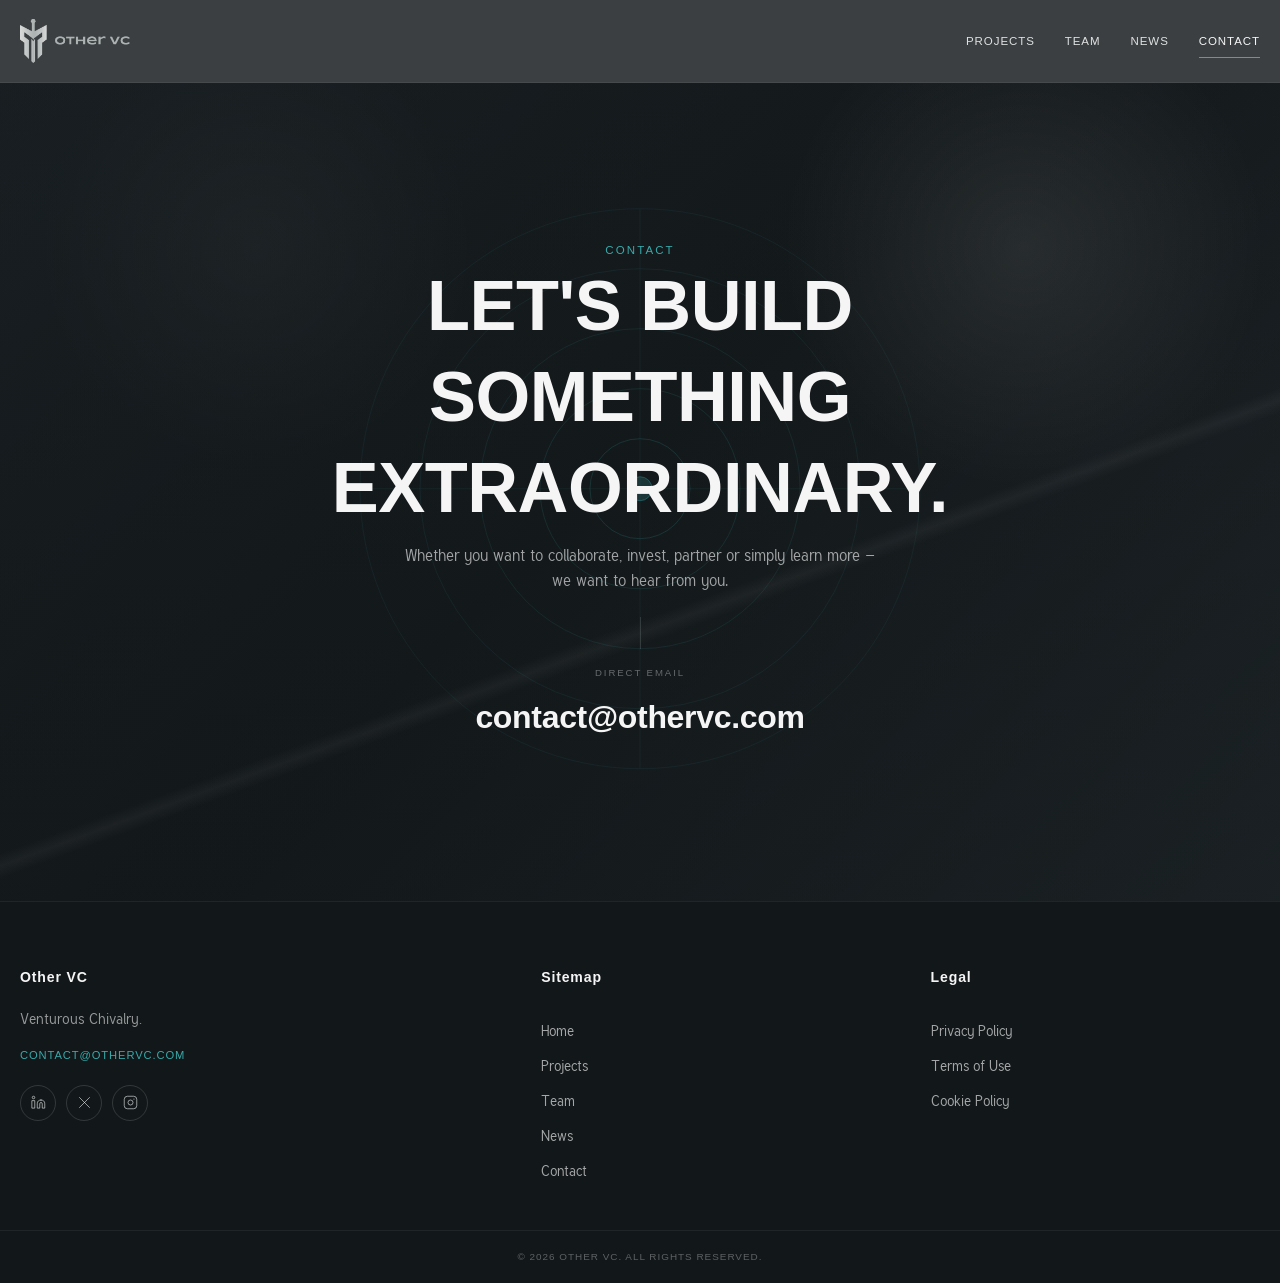
<file: contact.html>
<!DOCTYPE html>
<html lang="en">
<head>
  <meta charset="UTF-8" />
  <meta name="viewport" content="width=device-width, initial-scale=1.0" />
  <title>Other VC — Contact</title>
  <link rel="preconnect" href="https://fonts.googleapis.com">
  <link rel="preconnect" href="https://fonts.gstatic.com" crossorigin>
  <link href="https://fonts.googleapis.com/css2?family=Syncopate:wght@400;700&family=Tuffy:wght@400;700&display=swap" rel="stylesheet">
  <link rel="icon" type="image/png" href="img/logomark%20grey.png">
  <link rel="stylesheet" href="css/style.css" />
</head>
<body class="page-contact">

  <header class="site-header">
    <div class="container nav">
      <a href="index.html" class="brand" aria-label="Other VC home">
        <img src="img/horizontal logo2 light.png" alt="Other VC logo" class="brand-logo-horizontal">
      </a>
      <nav class="nav-links" id="nav-links">
        <a href="projects.html">Projects</a>
        <a href="team.html">Team</a>
        <a href="news.html">News</a>
        <a href="contact.html">Contact</a>
      </nav>
      <button class="nav-burger" id="nav-burger" aria-label="Open menu">
        <svg class="icon-open" viewBox="0 0 24 24" fill="none"><line x1="3" y1="6" x2="21" y2="6" stroke="currentColor" stroke-width="1.8" stroke-linecap="round"/><line x1="3" y1="12" x2="21" y2="12" stroke="currentColor" stroke-width="1.8" stroke-linecap="round"/><line x1="3" y1="18" x2="21" y2="18" stroke="currentColor" stroke-width="1.8" stroke-linecap="round"/></svg>
        <svg class="icon-close" viewBox="0 0 24 24" fill="none"><line x1="5" y1="5" x2="19" y2="19" stroke="currentColor" stroke-width="1.8" stroke-linecap="round"/><line x1="19" y1="5" x2="5" y2="19" stroke="currentColor" stroke-width="1.8" stroke-linecap="round"/></svg>
      </button>
    </div>
  </header>

  <main>

    <section class="contact-main-section">

      <!-- Diana / target decoration -->
      <div class="contact-diana" aria-hidden="true">
        <svg viewBox="0 0 600 600" fill="none" xmlns="http://www.w3.org/2000/svg">
          <circle cx="300" cy="300" r="280" stroke="rgba(56,170,171,0.08)" stroke-width="1"/>
          <circle cx="300" cy="300" r="220" stroke="rgba(56,170,171,0.09)" stroke-width="1"/>
          <circle cx="300" cy="300" r="160" stroke="rgba(56,170,171,0.11)" stroke-width="1"/>
          <circle cx="300" cy="300" r="100" stroke="rgba(56,170,171,0.14)" stroke-width="1"/>
          <circle cx="300" cy="300" r="50"  stroke="rgba(56,170,171,0.18)" stroke-width="1"/>
          <circle cx="300" cy="300" r="12"  fill="rgba(56,170,171,0.20)" stroke="rgba(56,170,171,0.35)" stroke-width="1"/>
          <line x1="300" y1="20"  x2="300" y2="580" stroke="rgba(56,170,171,0.07)" stroke-width="1"/>
          <line x1="20"  y1="300" x2="580" y2="300" stroke="rgba(56,170,171,0.07)" stroke-width="1"/>
        </svg>
      </div>

      <div class="container contact-main-inner">

        <p class="contact-main-kicker">Contact</p>

        <h1 class="contact-main-heading">
          <span class="cmh-white">Let's build</span><br>
          <span class="cmh-white">something</span><br>
          <span class="cmh-white cmh-upper">extraordinary.</span>
        </h1>

        <p class="contact-main-sub">
          Whether you want to collaborate, invest, partner or simply learn more —<br>
          we want to hear from you.
        </p>

        <div class="contact-main-divider"></div>

        <p class="contact-main-label">Direct email</p>
        <a href="mailto:contact@othervc.com" class="contact-main-email">contact@othervc.com</a>

      </div>
    </section>


  </main>

  <footer class="site-footer">
    <div class="container footer-top">
      <div class="footer-brand-col">
        <h3>Other VC</h3>
        <p class="footer-tagline">Venturous Chivalry.</p>
        <a href="mailto:contact@othervc.com" class="footer-email">contact@othervc.com</a>
        <div class="footer-social">
          <a href="#" aria-label="LinkedIn" class="footer-social-link">
            <svg viewBox="0 0 24 24" fill="none" xmlns="http://www.w3.org/2000/svg"><path d="M16 8a6 6 0 0 1 6 6v7h-4v-7a2 2 0 0 0-2-2 2 2 0 0 0-2 2v7h-4v-7a6 6 0 0 1 6-6z" stroke="currentColor" stroke-width="1.5" stroke-linecap="round" stroke-linejoin="round"/><rect x="2" y="9" width="4" height="12" stroke="currentColor" stroke-width="1.5" stroke-linecap="round" stroke-linejoin="round"/><circle cx="4" cy="4" r="2" stroke="currentColor" stroke-width="1.5"/></svg>
          </a>
          <a href="#" aria-label="X / Twitter" class="footer-social-link">
            <svg viewBox="0 0 24 24" fill="none" xmlns="http://www.w3.org/2000/svg"><path d="M4 4l16 16M4 20L20 4" stroke="currentColor" stroke-width="1.5" stroke-linecap="round"/></svg>
          </a>
          <a href="#" aria-label="Instagram" class="footer-social-link">
            <svg viewBox="0 0 24 24" fill="none" xmlns="http://www.w3.org/2000/svg"><rect x="2" y="2" width="20" height="20" rx="5" stroke="currentColor" stroke-width="1.5"/><circle cx="12" cy="12" r="4" stroke="currentColor" stroke-width="1.5"/><circle cx="17.5" cy="6.5" r="1" fill="currentColor"/></svg>
          </a>
        </div>
      </div>
      <div class="footer-links-col">
        <h4>Sitemap</h4>
        <a href="index.html">Home</a>
        <a href="projects.html">Projects</a>
        <a href="team.html">Team</a>
        <a href="news.html">News</a>
        <a href="contact.html">Contact</a>
      </div>
      <div class="footer-links-col">
        <h4>Legal</h4>
        <a href="privacy-policy.html">Privacy Policy</a>
        <a href="terms-of-use.html">Terms of Use</a>
        <a href="cookie-policy.html">Cookie Policy</a>
      </div>
    </div>
    <div class="footer-bottom">
      <div class="container footer-bottom-inner">
        <p>&copy; 2026 Other VC. All rights reserved.</p>
      </div>
    </div>
  </footer>

  <script src="js/script.js"></script>
</body>
</html>
</file>
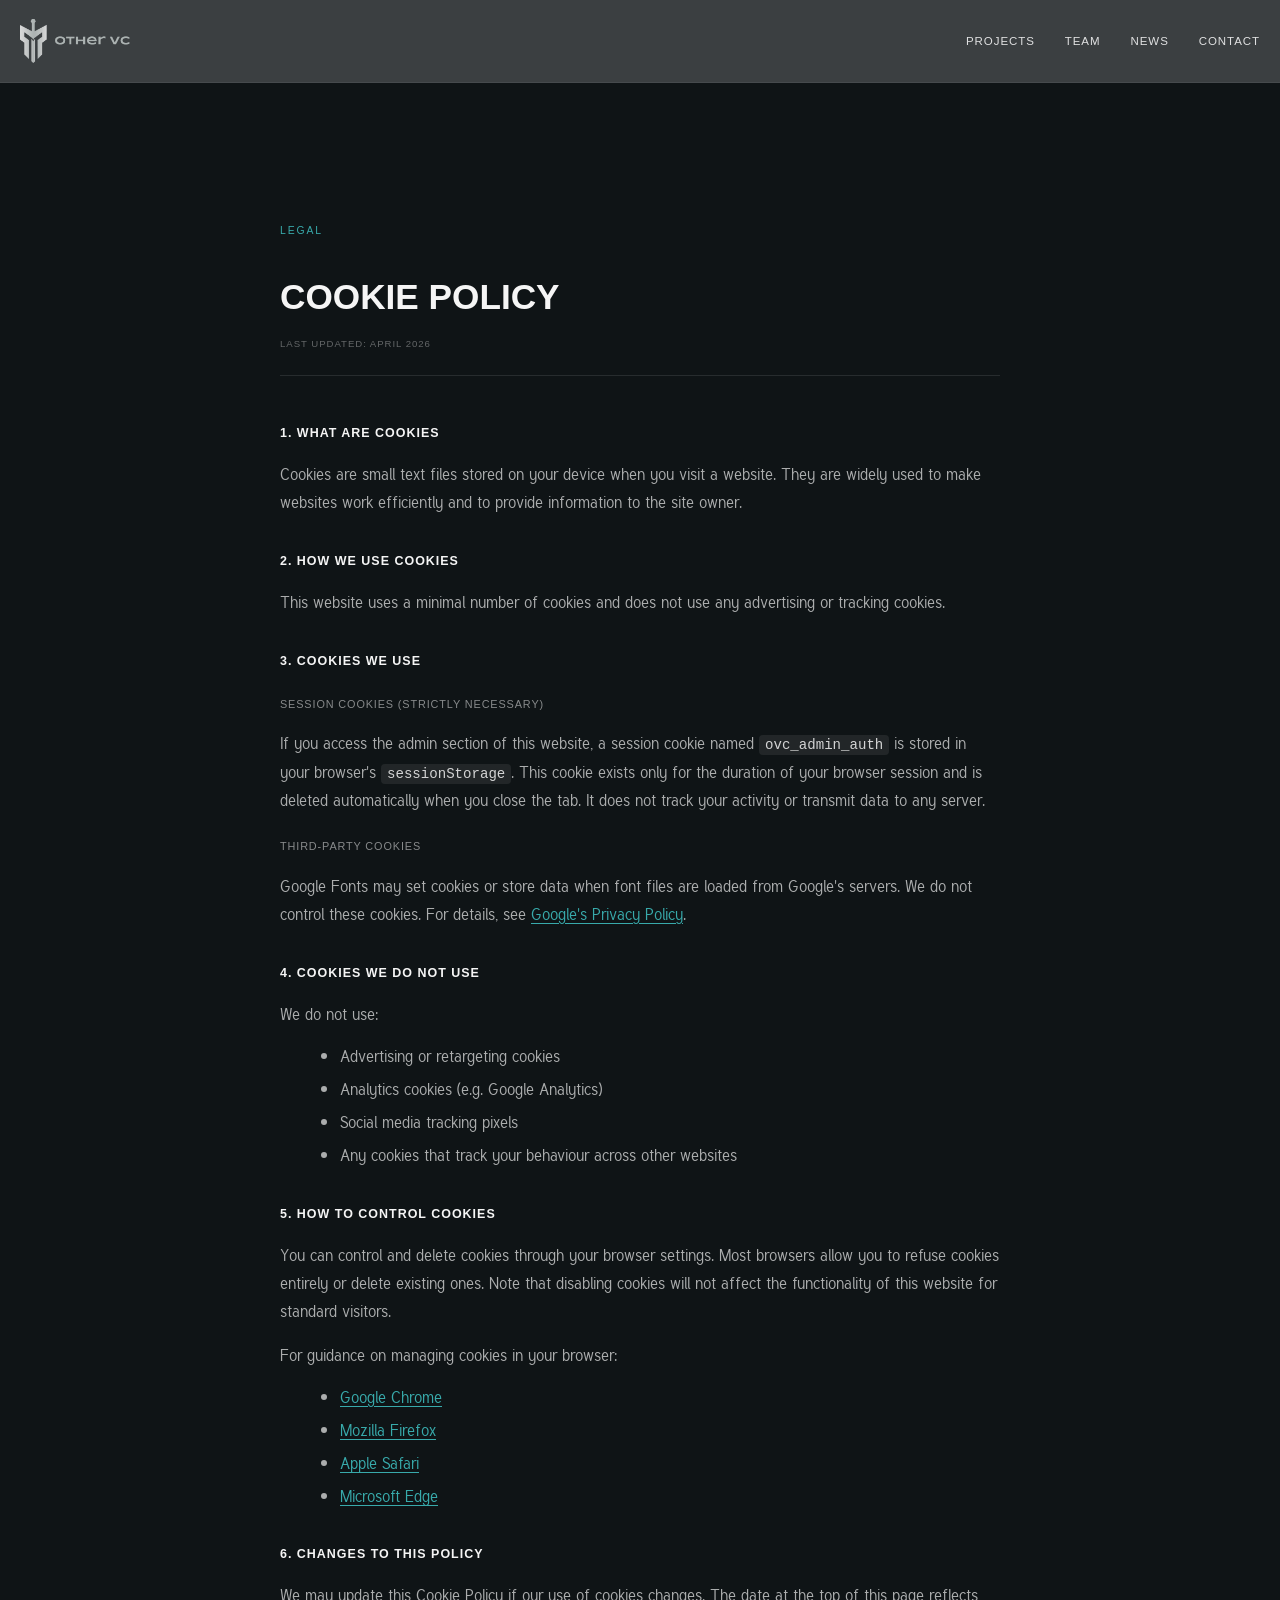
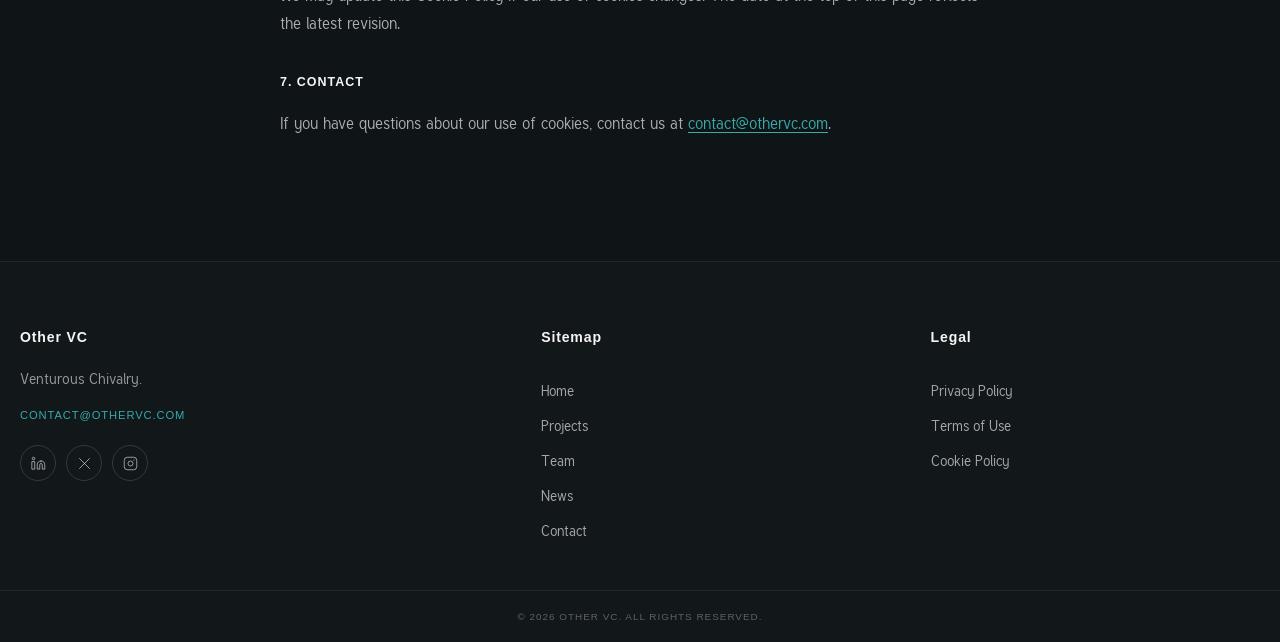
<file: cookie-policy.html>
<!DOCTYPE html>
<html lang="en">
<head>
  <meta charset="UTF-8" />
  <meta name="viewport" content="width=device-width, initial-scale=1.0" />
  <title>Other VC — Cookie Policy</title>
  <link rel="preconnect" href="https://fonts.googleapis.com">
  <link rel="preconnect" href="https://fonts.gstatic.com" crossorigin>
  <link href="https://fonts.googleapis.com/css2?family=Syncopate:wght@400;700&family=Tuffy:wght@400;700&display=swap" rel="stylesheet">
  <link rel="icon" type="image/png" href="img/logomark%20grey.png">
  <link rel="stylesheet" href="css/style.css" />
</head>
<body class="page-legal">

  <header class="site-header">
    <div class="container nav">
      <a href="index.html" class="brand" aria-label="Other VC home">
        <img src="img/horizontal logo2 light.png" alt="Other VC logo" class="brand-logo-horizontal">
      </a>
      <nav class="nav-links" id="nav-links">
        <a href="projects.html">Projects</a>
        <a href="team.html">Team</a>
        <a href="news.html">News</a>
        <a href="contact.html">Contact</a>
      </nav>
      <button class="nav-burger" id="nav-burger" aria-label="Open menu">
        <svg class="icon-open" viewBox="0 0 24 24" fill="none"><line x1="3" y1="6" x2="21" y2="6" stroke="currentColor" stroke-width="1.8" stroke-linecap="round"/><line x1="3" y1="12" x2="21" y2="12" stroke="currentColor" stroke-width="1.8" stroke-linecap="round"/><line x1="3" y1="18" x2="21" y2="18" stroke="currentColor" stroke-width="1.8" stroke-linecap="round"/></svg>
        <svg class="icon-close" viewBox="0 0 24 24" fill="none"><line x1="5" y1="5" x2="19" y2="19" stroke="currentColor" stroke-width="1.8" stroke-linecap="round"/><line x1="19" y1="5" x2="5" y2="19" stroke="currentColor" stroke-width="1.8" stroke-linecap="round"/></svg>
      </button>
    </div>
  </header>

  <main>
    <section class="section section-light">
      <div class="container legal-wrap">
        <p class="legal-kicker">Legal</p>
        <h1 class="legal-title">Cookie Policy</h1>
        <p class="legal-updated">Last updated: April 2026</p>

        <div class="legal-body">

          <h2>1. What are cookies</h2>
          <p>Cookies are small text files stored on your device when you visit a website. They are widely used to make websites work efficiently and to provide information to the site owner.</p>

          <h2>2. How we use cookies</h2>
          <p>This website uses a minimal number of cookies and does not use any advertising or tracking cookies.</p>

          <h2>3. Cookies we use</h2>

          <h3>Session cookies (strictly necessary)</h3>
          <p>If you access the admin section of this website, a session cookie named <code>ovc_admin_auth</code> is stored in your browser's <code>sessionStorage</code>. This cookie exists only for the duration of your browser session and is deleted automatically when you close the tab. It does not track your activity or transmit data to any server.</p>

          <h3>Third-party cookies</h3>
          <p>Google Fonts may set cookies or store data when font files are loaded from Google's servers. We do not control these cookies. For details, see <a href="https://policies.google.com/privacy" target="_blank" rel="noopener noreferrer">Google's Privacy Policy</a>.</p>

          <h2>4. Cookies we do not use</h2>
          <p>We do not use:</p>
          <ul>
            <li>Advertising or retargeting cookies</li>
            <li>Analytics cookies (e.g. Google Analytics)</li>
            <li>Social media tracking pixels</li>
            <li>Any cookies that track your behaviour across other websites</li>
          </ul>

          <h2>5. How to control cookies</h2>
          <p>You can control and delete cookies through your browser settings. Most browsers allow you to refuse cookies entirely or delete existing ones. Note that disabling cookies will not affect the functionality of this website for standard visitors.</p>
          <p>For guidance on managing cookies in your browser:</p>
          <ul>
            <li><a href="https://support.google.com/chrome/answer/95647" target="_blank" rel="noopener noreferrer">Google Chrome</a></li>
            <li><a href="https://support.mozilla.org/en-US/kb/clear-cookies-and-site-data-firefox" target="_blank" rel="noopener noreferrer">Mozilla Firefox</a></li>
            <li><a href="https://support.apple.com/en-gb/guide/safari/sfri11471/mac" target="_blank" rel="noopener noreferrer">Apple Safari</a></li>
            <li><a href="https://support.microsoft.com/en-us/microsoft-edge/delete-cookies-in-microsoft-edge-63947406-40ac-c3b8-57b9-2a946a29ae09" target="_blank" rel="noopener noreferrer">Microsoft Edge</a></li>
          </ul>

          <h2>6. Changes to this policy</h2>
          <p>We may update this Cookie Policy if our use of cookies changes. The date at the top of this page reflects the latest revision.</p>

          <h2>7. Contact</h2>
          <p>If you have questions about our use of cookies, contact us at <a href="mailto:contact@othervc.com">contact@othervc.com</a>.</p>

        </div>
      </div>
    </section>
  </main>

  <footer class="site-footer">
    <div class="container footer-top">
      <div class="footer-brand-col">
        <h3>Other VC</h3>
        <p class="footer-tagline">Venturous Chivalry.</p>
        <a href="mailto:contact@othervc.com" class="footer-email">contact@othervc.com</a>
        <div class="footer-social">
          <a href="#" aria-label="LinkedIn" class="footer-social-link">
            <svg viewBox="0 0 24 24" fill="none"><path d="M16 8a6 6 0 0 1 6 6v7h-4v-7a2 2 0 0 0-2-2 2 2 0 0 0-2 2v7h-4v-7a6 6 0 0 1 6-6z" stroke="currentColor" stroke-width="1.5" stroke-linecap="round" stroke-linejoin="round"/><rect x="2" y="9" width="4" height="12" stroke="currentColor" stroke-width="1.5" stroke-linecap="round" stroke-linejoin="round"/><circle cx="4" cy="4" r="2" stroke="currentColor" stroke-width="1.5"/></svg>
          </a>
          <a href="#" aria-label="X / Twitter" class="footer-social-link">
            <svg viewBox="0 0 24 24" fill="none"><path d="M4 4l16 16M4 20L20 4" stroke="currentColor" stroke-width="1.5" stroke-linecap="round"/></svg>
          </a>
          <a href="#" aria-label="Instagram" class="footer-social-link">
            <svg viewBox="0 0 24 24" fill="none"><rect x="2" y="2" width="20" height="20" rx="5" stroke="currentColor" stroke-width="1.5"/><circle cx="12" cy="12" r="4" stroke="currentColor" stroke-width="1.5"/><circle cx="17.5" cy="6.5" r="1" fill="currentColor"/></svg>
          </a>
        </div>
      </div>
      <div class="footer-links-col">
        <h4>Sitemap</h4>
        <a href="index.html">Home</a>
        <a href="projects.html">Projects</a>
        <a href="team.html">Team</a>
        <a href="news.html">News</a>
        <a href="contact.html">Contact</a>
      </div>
      <div class="footer-links-col">
        <h4>Legal</h4>
        <a href="privacy-policy.html">Privacy Policy</a>
        <a href="terms-of-use.html">Terms of Use</a>
        <a href="cookie-policy.html">Cookie Policy</a>
      </div>
    </div>
    <div class="footer-bottom">
      <div class="container footer-bottom-inner">
        <p>&copy; 2026 Other VC. All rights reserved.</p>
      </div>
    </div>
  </footer>

  <script src="js/script.js"></script>
</body>
</html>
</file>
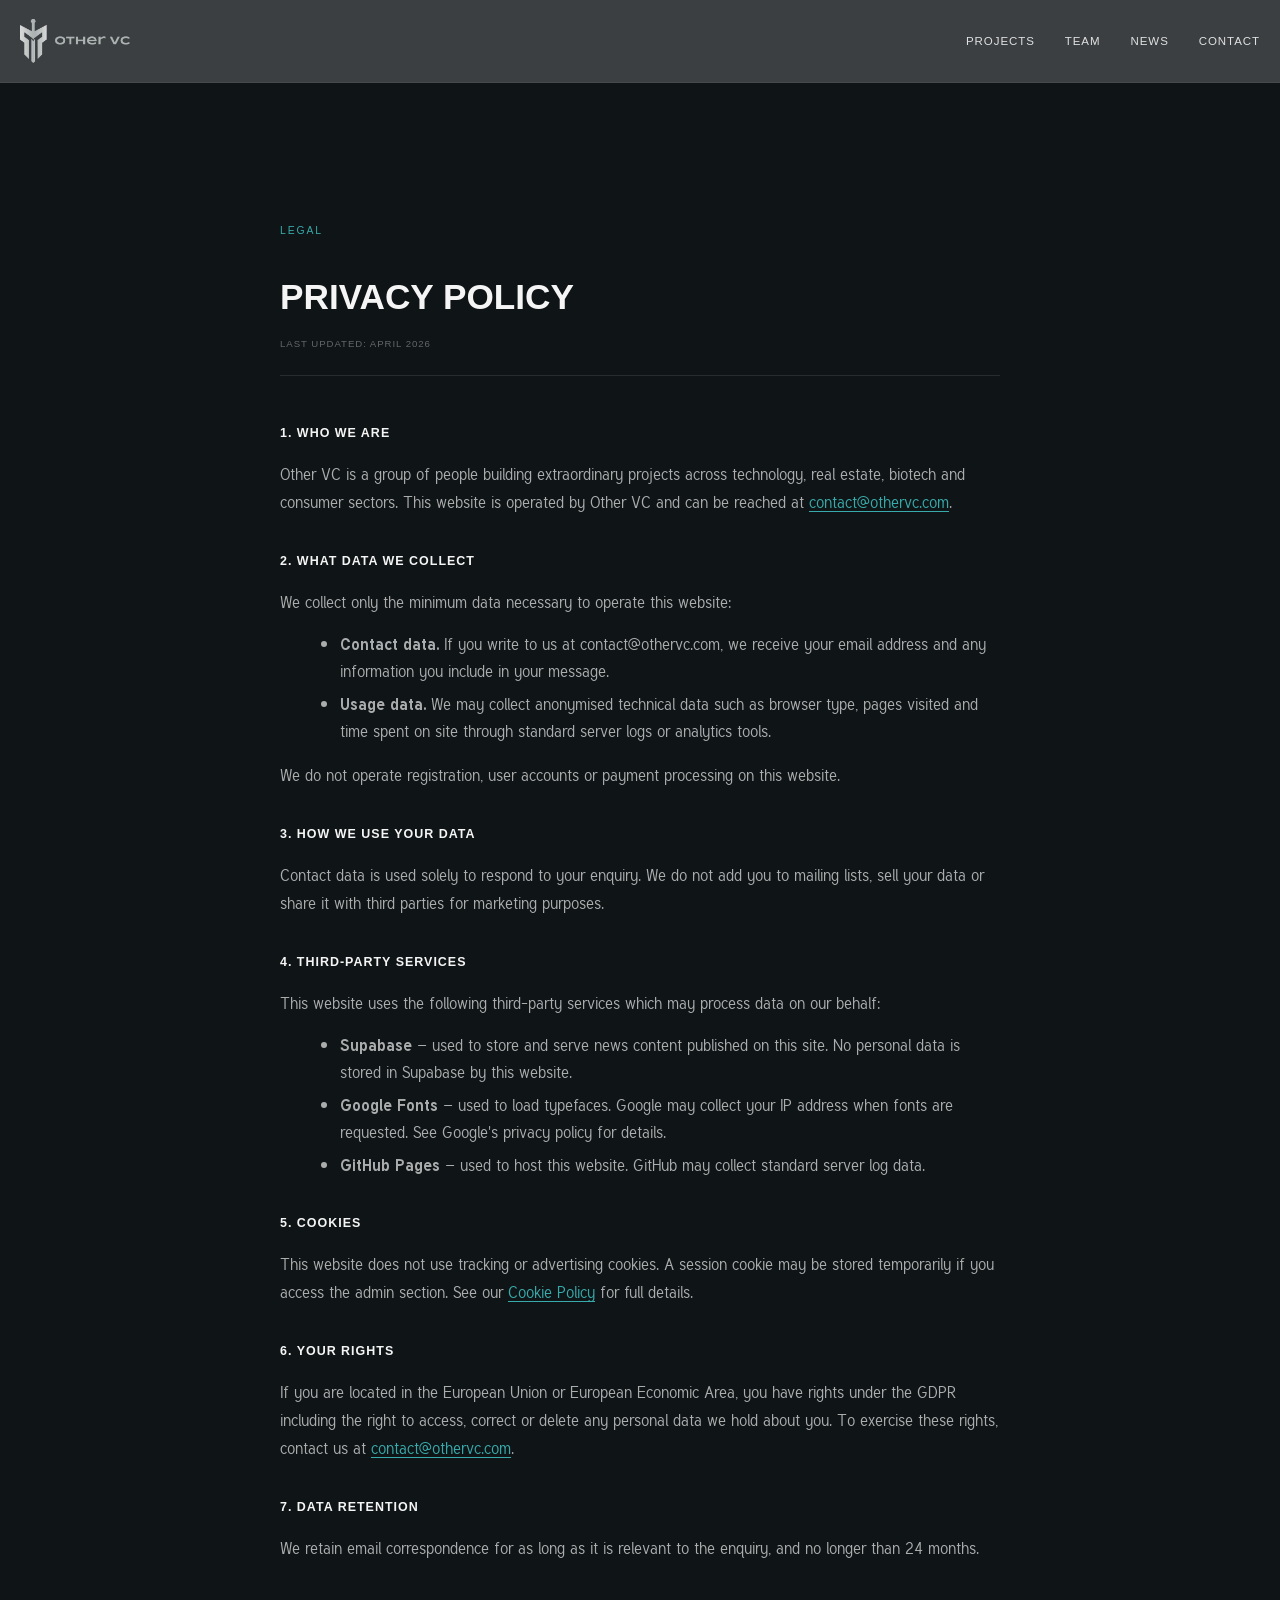
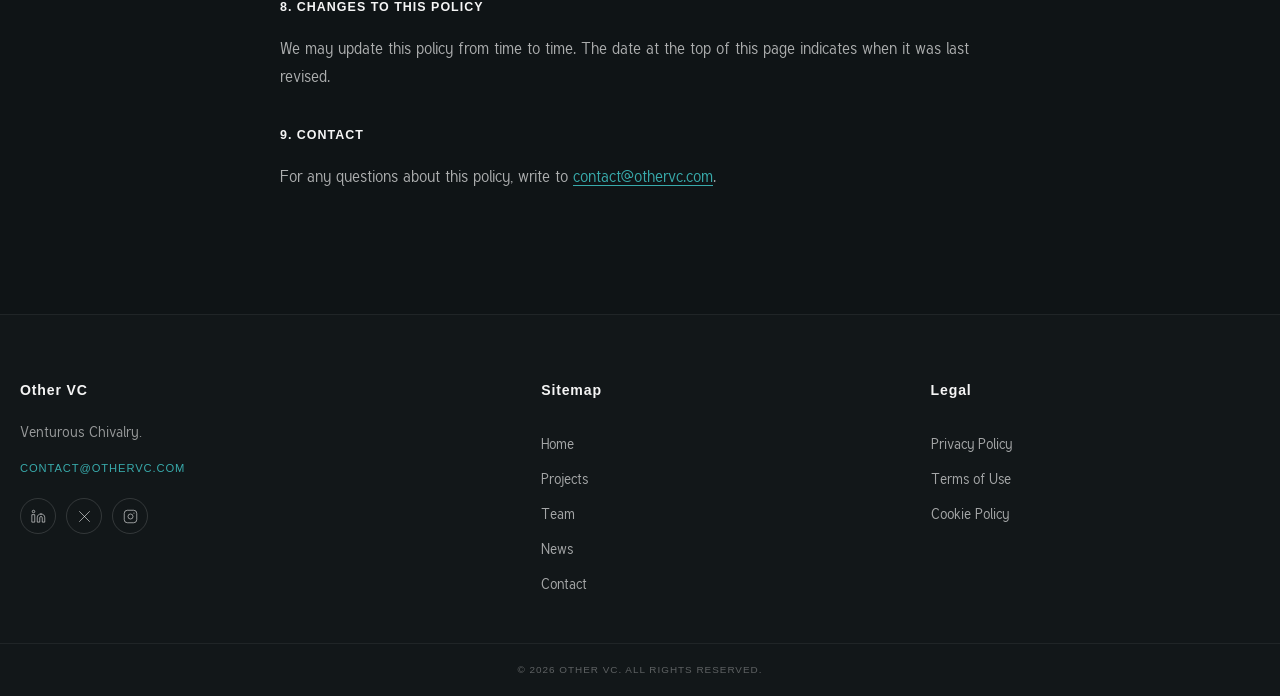
<file: privacy-policy.html>
<!DOCTYPE html>
<html lang="en">
<head>
  <meta charset="UTF-8" />
  <meta name="viewport" content="width=device-width, initial-scale=1.0" />
  <title>Other VC — Privacy Policy</title>
  <link rel="preconnect" href="https://fonts.googleapis.com">
  <link rel="preconnect" href="https://fonts.gstatic.com" crossorigin>
  <link href="https://fonts.googleapis.com/css2?family=Syncopate:wght@400;700&family=Tuffy:wght@400;700&display=swap" rel="stylesheet">
  <link rel="icon" type="image/png" href="img/logomark%20grey.png">
  <link rel="stylesheet" href="css/style.css" />
</head>
<body class="page-legal">

  <header class="site-header">
    <div class="container nav">
      <a href="index.html" class="brand" aria-label="Other VC home">
        <img src="img/horizontal logo2 light.png" alt="Other VC logo" class="brand-logo-horizontal">
      </a>
      <nav class="nav-links" id="nav-links">
        <a href="projects.html">Projects</a>
        <a href="team.html">Team</a>
        <a href="news.html">News</a>
        <a href="contact.html">Contact</a>
      </nav>
      <button class="nav-burger" id="nav-burger" aria-label="Open menu">
        <svg class="icon-open" viewBox="0 0 24 24" fill="none"><line x1="3" y1="6" x2="21" y2="6" stroke="currentColor" stroke-width="1.8" stroke-linecap="round"/><line x1="3" y1="12" x2="21" y2="12" stroke="currentColor" stroke-width="1.8" stroke-linecap="round"/><line x1="3" y1="18" x2="21" y2="18" stroke="currentColor" stroke-width="1.8" stroke-linecap="round"/></svg>
        <svg class="icon-close" viewBox="0 0 24 24" fill="none"><line x1="5" y1="5" x2="19" y2="19" stroke="currentColor" stroke-width="1.8" stroke-linecap="round"/><line x1="19" y1="5" x2="5" y2="19" stroke="currentColor" stroke-width="1.8" stroke-linecap="round"/></svg>
      </button>
    </div>
  </header>

  <main>
    <section class="section section-light">
      <div class="container legal-wrap">
        <p class="legal-kicker">Legal</p>
        <h1 class="legal-title">Privacy Policy</h1>
        <p class="legal-updated">Last updated: April 2026</p>

        <div class="legal-body">

          <h2>1. Who we are</h2>
          <p>Other VC is a group of people building extraordinary projects across technology, real estate, biotech and consumer sectors. This website is operated by Other VC and can be reached at <a href="mailto:contact@othervc.com">contact@othervc.com</a>.</p>

          <h2>2. What data we collect</h2>
          <p>We collect only the minimum data necessary to operate this website:</p>
          <ul>
            <li><strong>Contact data.</strong> If you write to us at contact@othervc.com, we receive your email address and any information you include in your message.</li>
            <li><strong>Usage data.</strong> We may collect anonymised technical data such as browser type, pages visited and time spent on site through standard server logs or analytics tools.</li>
          </ul>
          <p>We do not operate registration, user accounts or payment processing on this website.</p>

          <h2>3. How we use your data</h2>
          <p>Contact data is used solely to respond to your enquiry. We do not add you to mailing lists, sell your data or share it with third parties for marketing purposes.</p>

          <h2>4. Third-party services</h2>
          <p>This website uses the following third-party services which may process data on our behalf:</p>
          <ul>
            <li><strong>Supabase</strong> — used to store and serve news content published on this site. No personal data is stored in Supabase by this website.</li>
            <li><strong>Google Fonts</strong> — used to load typefaces. Google may collect your IP address when fonts are requested. See Google's privacy policy for details.</li>
            <li><strong>GitHub Pages</strong> — used to host this website. GitHub may collect standard server log data.</li>
          </ul>

          <h2>5. Cookies</h2>
          <p>This website does not use tracking or advertising cookies. A session cookie may be stored temporarily if you access the admin section. See our <a href="cookie-policy.html">Cookie Policy</a> for full details.</p>

          <h2>6. Your rights</h2>
          <p>If you are located in the European Union or European Economic Area, you have rights under the GDPR including the right to access, correct or delete any personal data we hold about you. To exercise these rights, contact us at <a href="mailto:contact@othervc.com">contact@othervc.com</a>.</p>

          <h2>7. Data retention</h2>
          <p>We retain email correspondence for as long as it is relevant to the enquiry, and no longer than 24 months.</p>

          <h2>8. Changes to this policy</h2>
          <p>We may update this policy from time to time. The date at the top of this page indicates when it was last revised.</p>

          <h2>9. Contact</h2>
          <p>For any questions about this policy, write to <a href="mailto:contact@othervc.com">contact@othervc.com</a>.</p>

        </div>
      </div>
    </section>
  </main>

  <footer class="site-footer">
    <div class="container footer-top">
      <div class="footer-brand-col">
        <h3>Other VC</h3>
        <p class="footer-tagline">Venturous Chivalry.</p>
        <a href="mailto:contact@othervc.com" class="footer-email">contact@othervc.com</a>
        <div class="footer-social">
          <a href="#" aria-label="LinkedIn" class="footer-social-link">
            <svg viewBox="0 0 24 24" fill="none"><path d="M16 8a6 6 0 0 1 6 6v7h-4v-7a2 2 0 0 0-2-2 2 2 0 0 0-2 2v7h-4v-7a6 6 0 0 1 6-6z" stroke="currentColor" stroke-width="1.5" stroke-linecap="round" stroke-linejoin="round"/><rect x="2" y="9" width="4" height="12" stroke="currentColor" stroke-width="1.5" stroke-linecap="round" stroke-linejoin="round"/><circle cx="4" cy="4" r="2" stroke="currentColor" stroke-width="1.5"/></svg>
          </a>
          <a href="#" aria-label="X / Twitter" class="footer-social-link">
            <svg viewBox="0 0 24 24" fill="none"><path d="M4 4l16 16M4 20L20 4" stroke="currentColor" stroke-width="1.5" stroke-linecap="round"/></svg>
          </a>
          <a href="#" aria-label="Instagram" class="footer-social-link">
            <svg viewBox="0 0 24 24" fill="none"><rect x="2" y="2" width="20" height="20" rx="5" stroke="currentColor" stroke-width="1.5"/><circle cx="12" cy="12" r="4" stroke="currentColor" stroke-width="1.5"/><circle cx="17.5" cy="6.5" r="1" fill="currentColor"/></svg>
          </a>
        </div>
      </div>
      <div class="footer-links-col">
        <h4>Sitemap</h4>
        <a href="index.html">Home</a>
        <a href="projects.html">Projects</a>
        <a href="team.html">Team</a>
        <a href="news.html">News</a>
        <a href="contact.html">Contact</a>
      </div>
      <div class="footer-links-col">
        <h4>Legal</h4>
        <a href="privacy-policy.html">Privacy Policy</a>
        <a href="terms-of-use.html">Terms of Use</a>
        <a href="cookie-policy.html">Cookie Policy</a>
      </div>
    </div>
    <div class="footer-bottom">
      <div class="container footer-bottom-inner">
        <p>&copy; 2026 Other VC. All rights reserved.</p>
      </div>
    </div>
  </footer>

  <script src="js/script.js"></script>
</body>
</html>
</file>
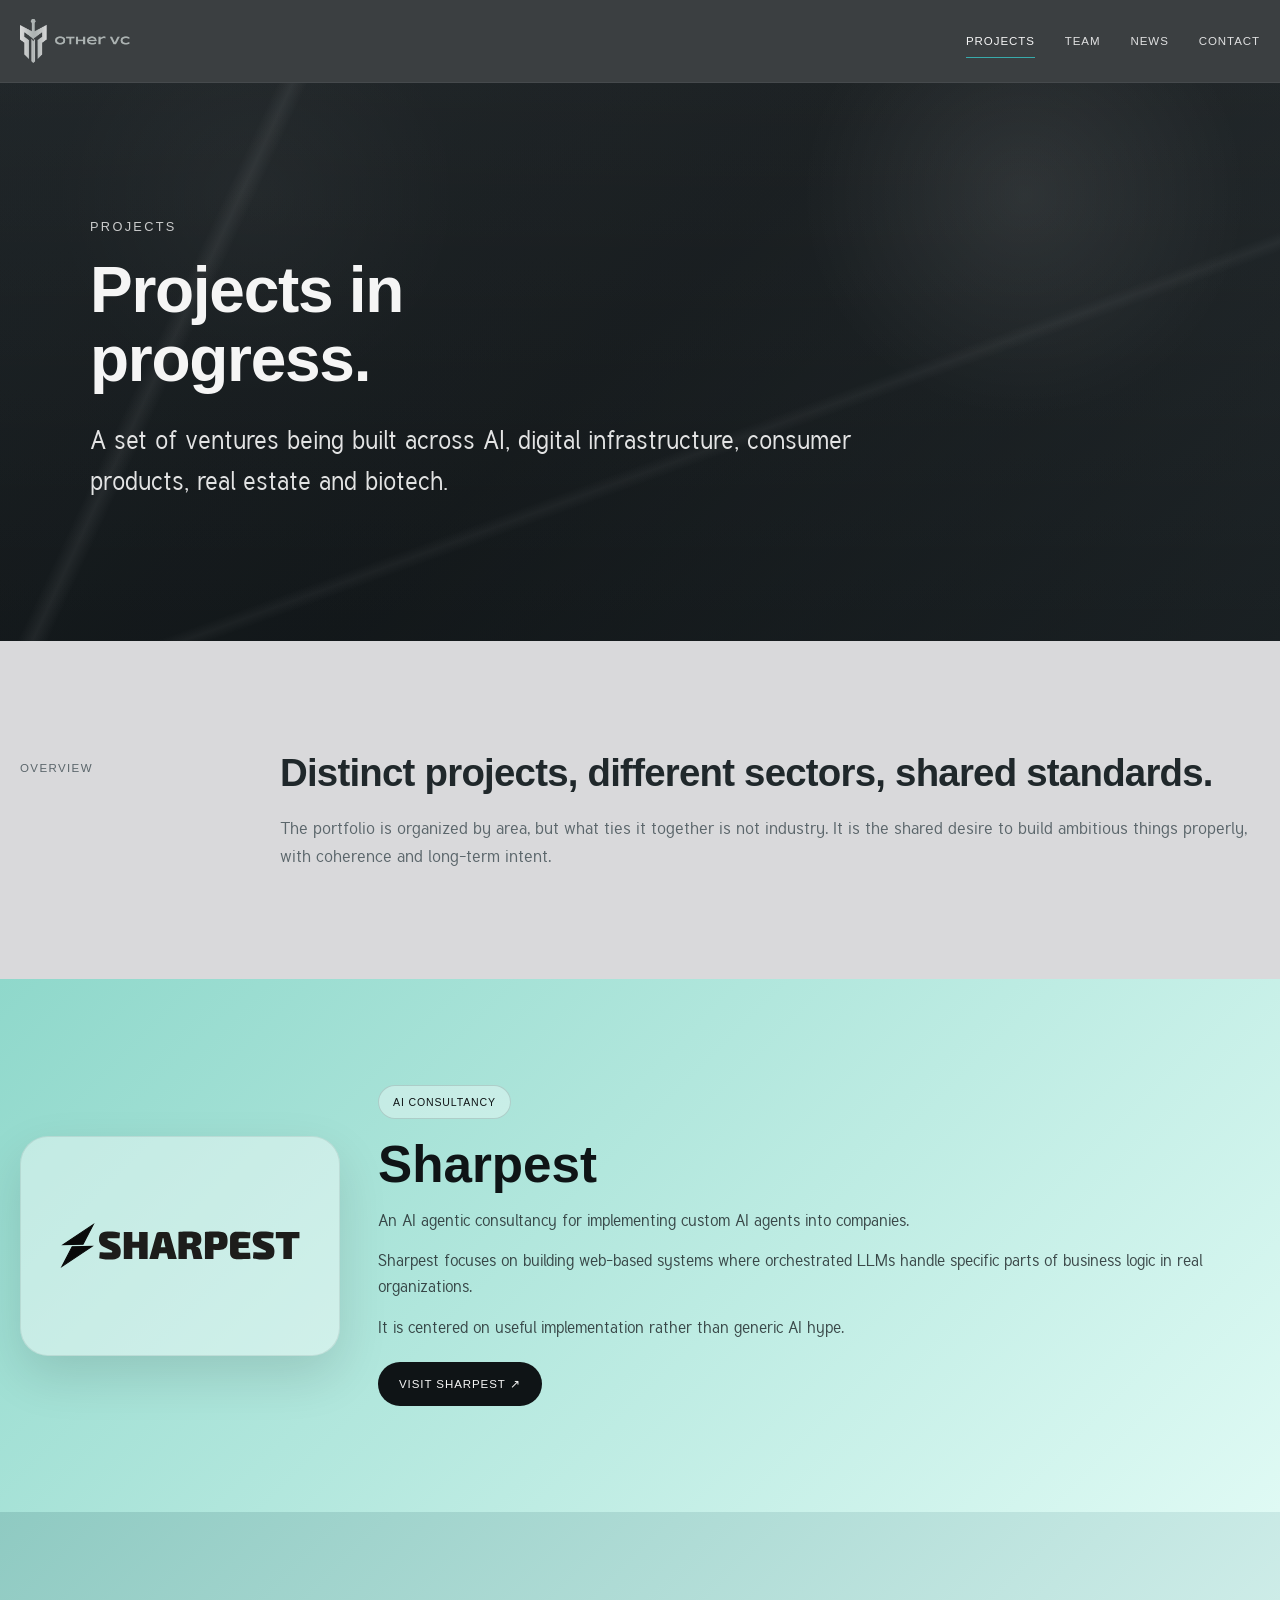
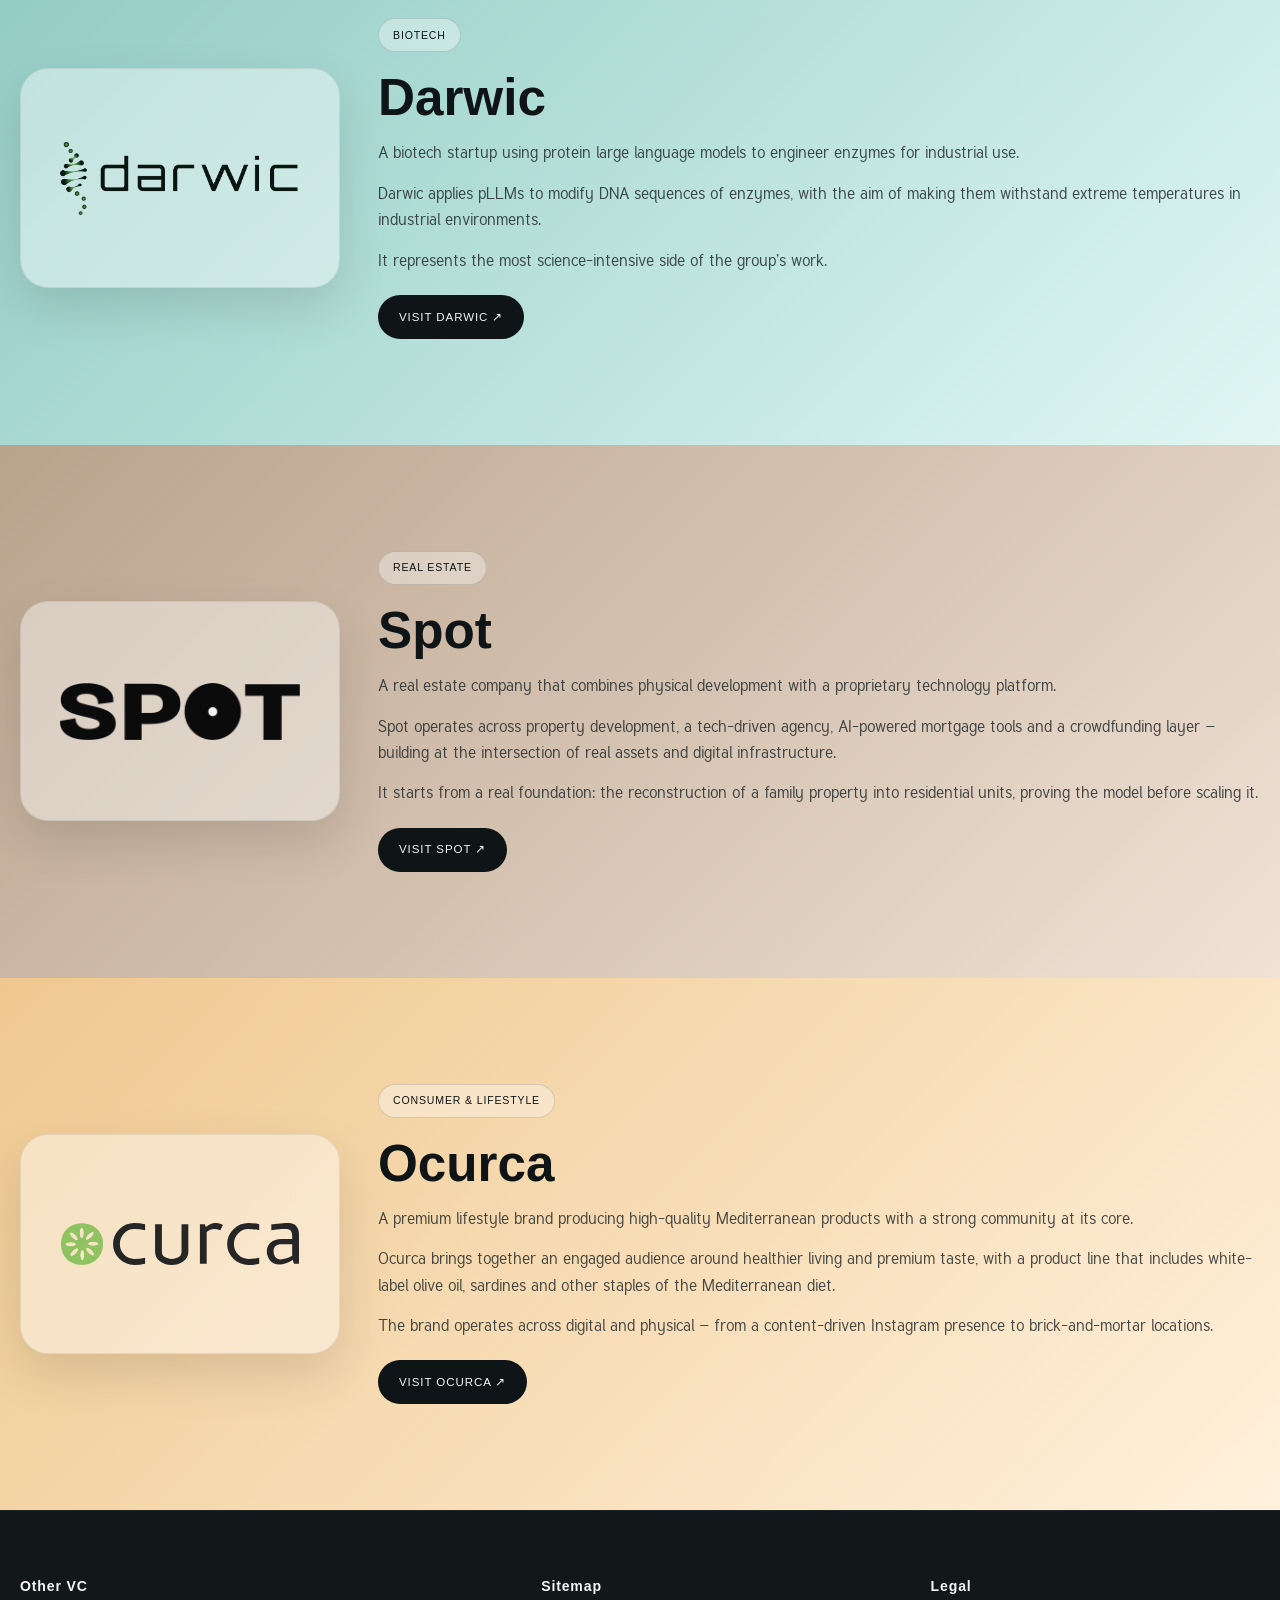
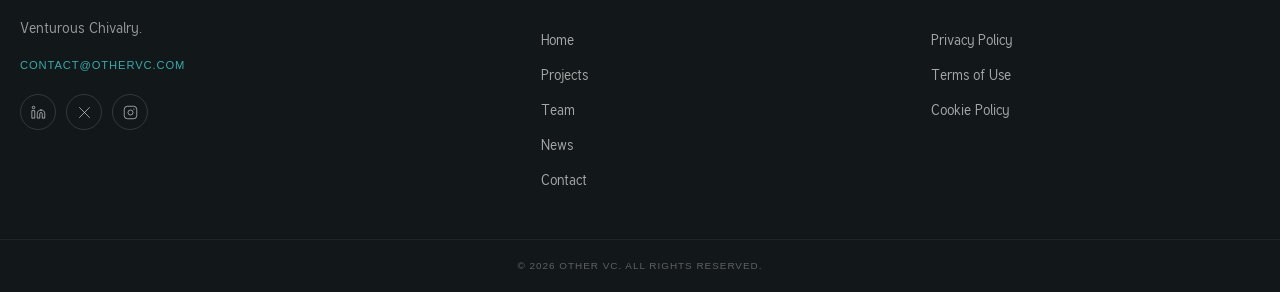
<file: projects.html>
<!DOCTYPE html>
<html lang="en">
<head>
  <meta charset="UTF-8" />
  <meta name="viewport" content="width=device-width, initial-scale=1.0" />
  <title>Other VC — Projects</title>

  <link rel="preconnect" href="https://fonts.googleapis.com">
  <link rel="preconnect" href="https://fonts.gstatic.com" crossorigin>
  <link href="https://fonts.googleapis.com/css2?family=Syncopate:wght@400;700&family=Tuffy:wght@400;700&display=swap" rel="stylesheet">

  <link rel="icon" type="image/png" href="img/logomark%20grey.png">
  <link rel="stylesheet" href="css/style.css" />
</head>
<body class="page-projects">

  <header class="site-header">
    <div class="container nav">
      <a href="index.html" class="brand" aria-label="Other VC home">
        <img src="img/horizontal logo2 light.png" alt="Other VC logo" class="brand-logo-horizontal">
      </a>

      <nav class="nav-links" id="nav-links">
        <a href="projects.html">Projects</a>
        <a href="team.html">Team</a>
        <a href="news.html">News</a>
        <a href="contact.html">Contact</a>
      </nav>
      <button class="nav-burger" id="nav-burger" aria-label="Open menu">
        <svg class="icon-open" viewBox="0 0 24 24" fill="none"><line x1="3" y1="6" x2="21" y2="6" stroke="currentColor" stroke-width="1.8" stroke-linecap="round"/><line x1="3" y1="12" x2="21" y2="12" stroke="currentColor" stroke-width="1.8" stroke-linecap="round"/><line x1="3" y1="18" x2="21" y2="18" stroke="currentColor" stroke-width="1.8" stroke-linecap="round"/></svg>
        <svg class="icon-close" viewBox="0 0 24 24" fill="none"><line x1="5" y1="5" x2="19" y2="19" stroke="currentColor" stroke-width="1.8" stroke-linecap="round"/><line x1="19" y1="5" x2="5" y2="19" stroke="currentColor" stroke-width="1.8" stroke-linecap="round"/></svg>
      </button>
    </div>
  </header>

  <main>

    <section class="hero hero-subpage">
      <div class="hero-overlay"></div>
      <div class="container hero-content hero-content-left">
        <p class="hero-kicker">Projects</p>
        <h1>Projects in progress.</h1>
        <p class="hero-subtitle hero-subtitle-left">
          A set of ventures being built across AI, digital infrastructure, consumer products, real estate and biotech.
        </p>
      </div>
    </section>

    <section class="section section-light">
      <div class="container intro-grid">
        <div class="intro-label">Overview</div>
        <div class="intro-content">
          <h2>Distinct projects, different sectors, shared standards.</h2>
          <p>
            The portfolio is organized by area, but what ties it together is not industry. It is the shared desire
            to build ambitious things properly, with coherence and long-term intent.
          </p>
        </div>
      </div>
    </section>


    <section class="portfolio-area portfolio-sharpest">
      <div class="container project-row">
        <div class="project-logo-wrap">
          <img src="img/Sharpest.svg" alt="Sharpest logo" class="project-logo">
        </div>

        <div class="project-copy-wrap">
          <div class="project-tag">AI Consultancy</div>
          <h2>Sharpest</h2>
          <p class="project-lead">
            An AI agentic consultancy for implementing custom AI agents into companies.
          </p>
          <p>
            Sharpest focuses on building web-based systems where orchestrated LLMs handle specific parts
            of business logic in real organizations.
          </p>
          <p>
            It is centered on useful implementation rather than generic AI hype.
          </p>
          <div class="project-links">
            <a href="https://sharpest.agency" target="_blank" rel="noopener noreferrer" class="btn btn-dark project-link-btn">Visit Sharpest ↗</a>
          </div>
        </div>
      </div>
    </section>

    <section class="portfolio-area portfolio-darwic">
      <div class="container project-row">
        <div class="project-logo-wrap">
          <img src="img/Darwic.png" alt="Darwic logo" class="project-logo">
        </div>

        <div class="project-copy-wrap">
          <div class="project-tag">Biotech</div>
          <h2>Darwic</h2>
          <p class="project-lead">
            A biotech startup using protein large language models to engineer enzymes for industrial use.
          </p>
          <p>
            Darwic applies pLLMs to modify DNA sequences of enzymes, with the aim of making them withstand
            extreme temperatures in industrial environments.
          </p>
          <p>
            It represents the most science-intensive side of the group’s work.
          </p>
          <div class="project-links">
            <a href="https://darwic.com" target="_blank" rel="noopener noreferrer" class="btn btn-dark project-link-btn">Visit Darwic ↗</a>
          </div>
        </div>
      </div>
    </section>

    <section class="portfolio-area portfolio-spot">
      <div class="container project-row">
        <div class="project-logo-wrap">
          <img src="img/Spot.png" alt="Spot logo" class="project-logo">
        </div>

        <div class="project-copy-wrap">
          <div class="project-tag">Real Estate</div>
          <h2>Spot</h2>
          <p class="project-lead">
            A real estate company that combines physical development with a proprietary technology platform.
          </p>
          <p>
            Spot operates across property development, a tech-driven agency, AI-powered mortgage
            tools and a crowdfunding layer — building at the intersection of real assets and
            digital infrastructure.
          </p>
          <p>
            It starts from a real foundation: the reconstruction of a family property into
            residential units, proving the model before scaling it.
          </p>
          <div class="project-links">
            <a href="http://spotgroup.cz/" target="_blank" rel="noopener noreferrer" class="btn btn-dark project-link-btn">Visit Spot ↗</a>
          </div>
        </div>
      </div>
    </section>

    <section class="portfolio-area portfolio-ocurca">
      <div class="container project-row">
        <div class="project-logo-wrap">
          <img src="img/ocurca.svg" alt="Ocurca logo" class="project-logo">
        </div>

        <div class="project-copy-wrap">
          <div class="project-tag">Consumer &amp; Lifestyle</div>
          <h2>Ocurca</h2>
          <p class="project-lead">
            A premium lifestyle brand producing high-quality Mediterranean products with a strong community at its core.
          </p>
          <p>
            Ocurca brings together an engaged audience around healthier living and premium taste,
            with a product line that includes white-label olive oil, sardines and other staples
            of the Mediterranean diet.
          </p>
          <p>
            The brand operates across digital and physical — from a content-driven Instagram
            presence to brick-and-mortar locations.
          </p>
          <div class="project-links">
            <a href="https://ocurca.com" target="_blank" rel="noopener noreferrer" class="btn btn-dark project-link-btn">Visit Ocurca ↗</a>
          </div>
        </div>
      </div>
    </section>

  </main>

  <footer class="site-footer">
    <div class="container footer-top">

      <div class="footer-brand-col">
        <h3>Other VC</h3>
        <p class="footer-tagline">Venturous Chivalry.</p>
        <a href="mailto:contact@othervc.com" class="footer-email">contact@othervc.com</a>
        <div class="footer-social">
          <a href="#" aria-label="LinkedIn" class="footer-social-link">
            <svg viewBox="0 0 24 24" fill="none" xmlns="http://www.w3.org/2000/svg">
              <path d="M16 8a6 6 0 0 1 6 6v7h-4v-7a2 2 0 0 0-2-2 2 2 0 0 0-2 2v7h-4v-7a6 6 0 0 1 6-6z" stroke="currentColor" stroke-width="1.5" stroke-linecap="round" stroke-linejoin="round"/>
              <rect x="2" y="9" width="4" height="12" stroke="currentColor" stroke-width="1.5" stroke-linecap="round" stroke-linejoin="round"/>
              <circle cx="4" cy="4" r="2" stroke="currentColor" stroke-width="1.5"/>
            </svg>
          </a>
          <a href="#" aria-label="X / Twitter" class="footer-social-link">
            <svg viewBox="0 0 24 24" fill="none" xmlns="http://www.w3.org/2000/svg">
              <path d="M4 4l16 16M4 20L20 4" stroke="currentColor" stroke-width="1.5" stroke-linecap="round"/>
            </svg>
          </a>
          <a href="#" aria-label="Instagram" class="footer-social-link">
            <svg viewBox="0 0 24 24" fill="none" xmlns="http://www.w3.org/2000/svg">
              <rect x="2" y="2" width="20" height="20" rx="5" stroke="currentColor" stroke-width="1.5"/>
              <circle cx="12" cy="12" r="4" stroke="currentColor" stroke-width="1.5"/>
              <circle cx="17.5" cy="6.5" r="1" fill="currentColor"/>
            </svg>
          </a>
        </div>
      </div>

      <div class="footer-links-col">
        <h4>Sitemap</h4>
        <a href="index.html">Home</a>
        <a href="projects.html">Projects</a>
        <a href="team.html">Team</a>
        <a href="news.html">News</a>
        <a href="contact.html">Contact</a>
      </div>

      <div class="footer-links-col">
        <h4>Legal</h4>
        <a href="privacy-policy.html">Privacy Policy</a>
        <a href="terms-of-use.html">Terms of Use</a>
        <a href="cookie-policy.html">Cookie Policy</a>
      </div>

    </div>
    <div class="footer-bottom">
      <div class="container footer-bottom-inner">
        <p>&copy; 2026 Other VC. All rights reserved.</p>
      </div>
    </div>
  </footer>

  <script src="js/script.js"></script>
</body>
</html>
</file>
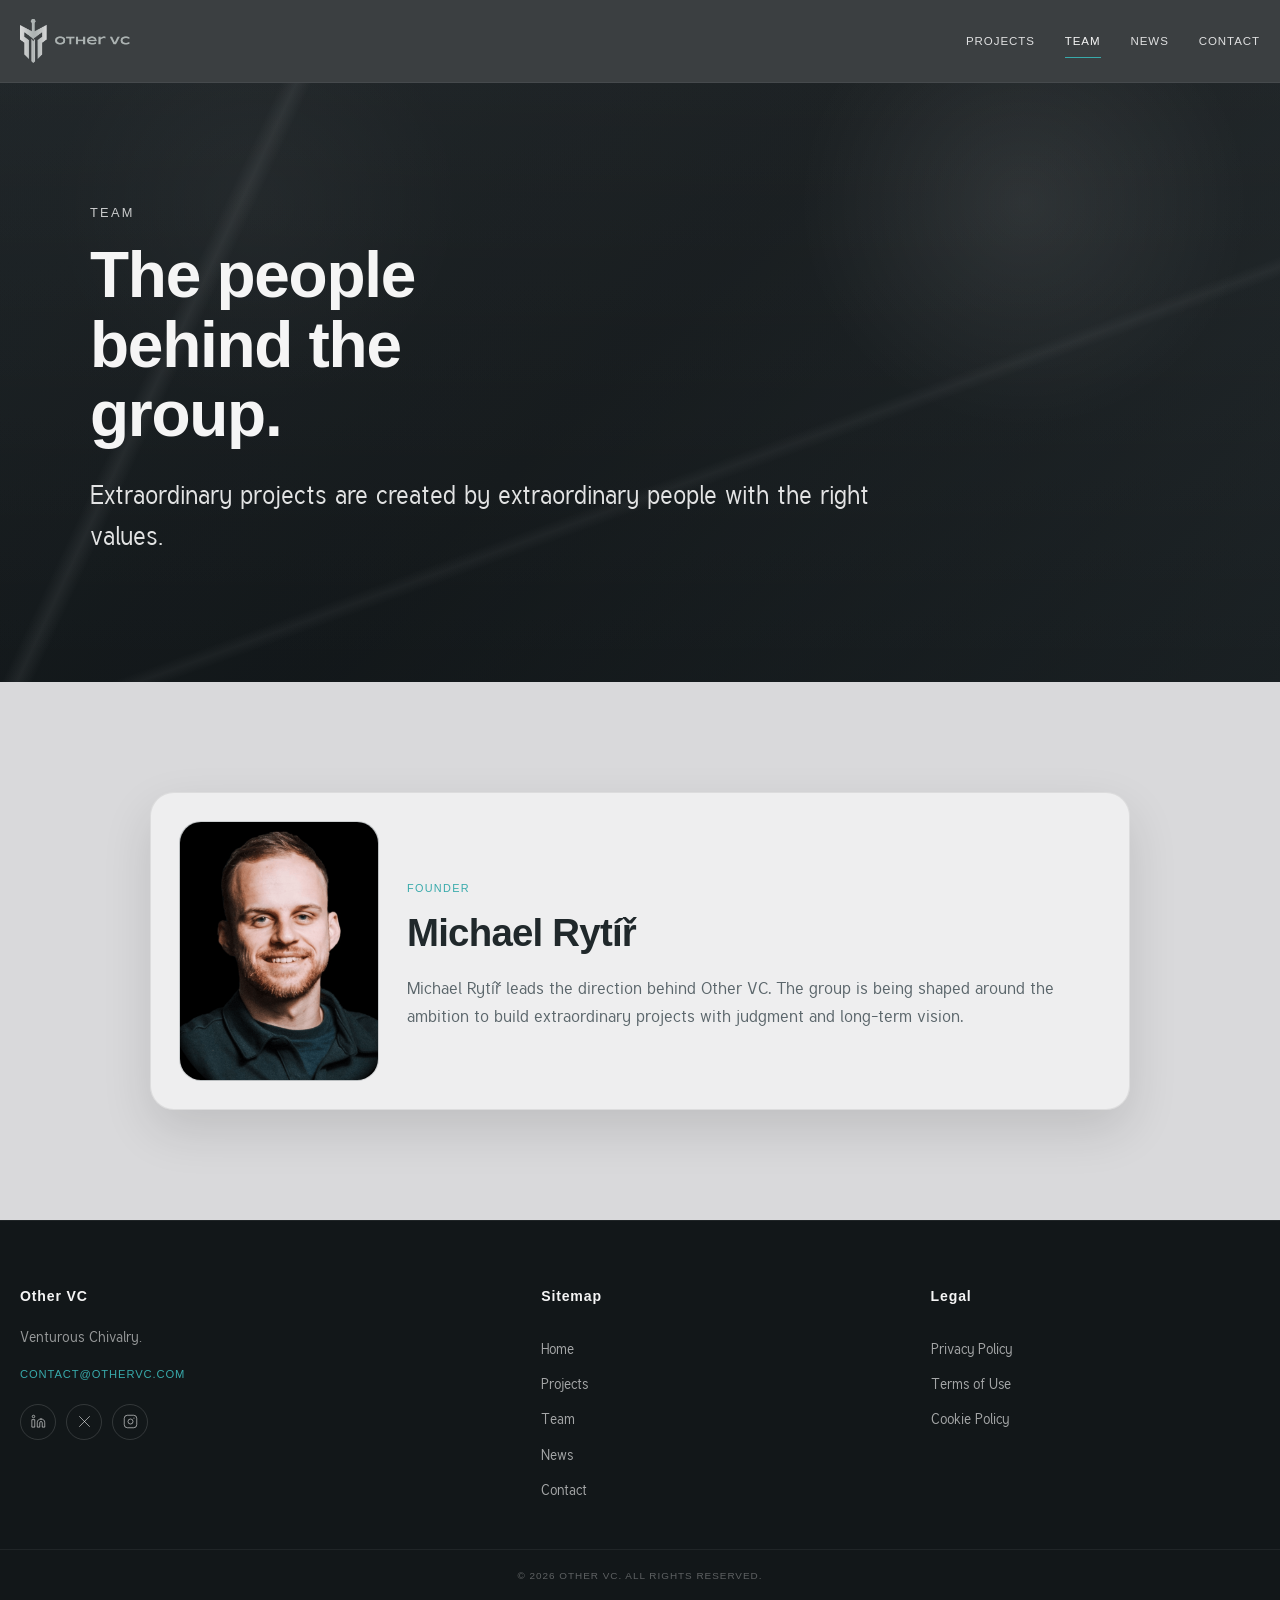
<file: team.html>
<!DOCTYPE html>
<html lang="en">
<head>
  <meta charset="UTF-8" />
  <meta name="viewport" content="width=device-width, initial-scale=1.0" />
  <title>Other VC — Team</title>

  <link rel="preconnect" href="https://fonts.googleapis.com">
  <link rel="preconnect" href="https://fonts.gstatic.com" crossorigin>
  <link href="https://fonts.googleapis.com/css2?family=Syncopate:wght@400;700&family=Tuffy:wght@400;700&display=swap" rel="stylesheet">

  <link rel="icon" type="image/png" href="img/logomark%20grey.png">
  <link rel="stylesheet" href="css/style.css" />
</head>
<body class="page-team">

  <header class="site-header">
    <div class="container nav">
      <a href="index.html" class="brand" aria-label="Other VC home">
        <img src="img/horizontal logo2 light.png" alt="Other VC logo" class="brand-logo-horizontal">
      </a>

      <nav class="nav-links" id="nav-links">
        <a href="projects.html">Projects</a>
        <a href="team.html">Team</a>
        <a href="news.html">News</a>
        <a href="contact.html">Contact</a>
      </nav>
      <button class="nav-burger" id="nav-burger" aria-label="Open menu">
        <svg class="icon-open" viewBox="0 0 24 24" fill="none"><line x1="3" y1="6" x2="21" y2="6" stroke="currentColor" stroke-width="1.8" stroke-linecap="round"/><line x1="3" y1="12" x2="21" y2="12" stroke="currentColor" stroke-width="1.8" stroke-linecap="round"/><line x1="3" y1="18" x2="21" y2="18" stroke="currentColor" stroke-width="1.8" stroke-linecap="round"/></svg>
        <svg class="icon-close" viewBox="0 0 24 24" fill="none"><line x1="5" y1="5" x2="19" y2="19" stroke="currentColor" stroke-width="1.8" stroke-linecap="round"/><line x1="19" y1="5" x2="5" y2="19" stroke="currentColor" stroke-width="1.8" stroke-linecap="round"/></svg>
      </button>
    </div>
  </header>

  <main>

    <section class="hero hero-subpage">
      <div class="hero-overlay"></div>
      <div class="container hero-content hero-content-left">
        <p class="hero-kicker">Team</p>
        <h1>The people behind the group.</h1>
        <p class="hero-subtitle hero-subtitle-left">
          Extraordinary projects are created by extraordinary people with the right values.
        </p>
      </div>
    </section>

    <section class="section section-light">
      <div class="container team-single-wrap">
        <article class="team-person-card">
          <div class="team-person-image-wrap">
            <img src="img/photo1.png" alt="Michael Rytíř" class="team-person-image">
          </div>

          <div class="team-person-copy">
            <div class="team-single-meta">Founder</div>
            <h2>Michael Rytíř</h2>
            <p>
              Michael Rytíř leads the direction behind Other VC. The group is being shaped around
              the ambition to build extraordinary projects with judgment and long-term vision.
            </p>
          </div>
        </article>
      </div>
    </section>

  </main>

  <footer class="site-footer">
    <div class="container footer-top">

      <div class="footer-brand-col">
        <h3>Other VC</h3>
        <p class="footer-tagline">Venturous Chivalry.</p>
        <a href="mailto:contact@othervc.com" class="footer-email">contact@othervc.com</a>
        <div class="footer-social">
          <a href="#" aria-label="LinkedIn" class="footer-social-link">
            <svg viewBox="0 0 24 24" fill="none" xmlns="http://www.w3.org/2000/svg">
              <path d="M16 8a6 6 0 0 1 6 6v7h-4v-7a2 2 0 0 0-2-2 2 2 0 0 0-2 2v7h-4v-7a6 6 0 0 1 6-6z" stroke="currentColor" stroke-width="1.5" stroke-linecap="round" stroke-linejoin="round"/>
              <rect x="2" y="9" width="4" height="12" stroke="currentColor" stroke-width="1.5" stroke-linecap="round" stroke-linejoin="round"/>
              <circle cx="4" cy="4" r="2" stroke="currentColor" stroke-width="1.5"/>
            </svg>
          </a>
          <a href="#" aria-label="X / Twitter" class="footer-social-link">
            <svg viewBox="0 0 24 24" fill="none" xmlns="http://www.w3.org/2000/svg">
              <path d="M4 4l16 16M4 20L20 4" stroke="currentColor" stroke-width="1.5" stroke-linecap="round"/>
            </svg>
          </a>
          <a href="#" aria-label="Instagram" class="footer-social-link">
            <svg viewBox="0 0 24 24" fill="none" xmlns="http://www.w3.org/2000/svg">
              <rect x="2" y="2" width="20" height="20" rx="5" stroke="currentColor" stroke-width="1.5"/>
              <circle cx="12" cy="12" r="4" stroke="currentColor" stroke-width="1.5"/>
              <circle cx="17.5" cy="6.5" r="1" fill="currentColor"/>
            </svg>
          </a>
        </div>
      </div>

      <div class="footer-links-col">
        <h4>Sitemap</h4>
        <a href="index.html">Home</a>
        <a href="projects.html">Projects</a>
        <a href="team.html">Team</a>
        <a href="news.html">News</a>
        <a href="contact.html">Contact</a>
      </div>

      <div class="footer-links-col">
        <h4>Legal</h4>
        <a href="privacy-policy.html">Privacy Policy</a>
        <a href="terms-of-use.html">Terms of Use</a>
        <a href="cookie-policy.html">Cookie Policy</a>
      </div>

    </div>
    <div class="footer-bottom">
      <div class="container footer-bottom-inner">
        <p>&copy; 2026 Other VC. All rights reserved.</p>
      </div>
    </div>
  </footer>

  <script src="js/script.js"></script>
</body>
</html>
</file>
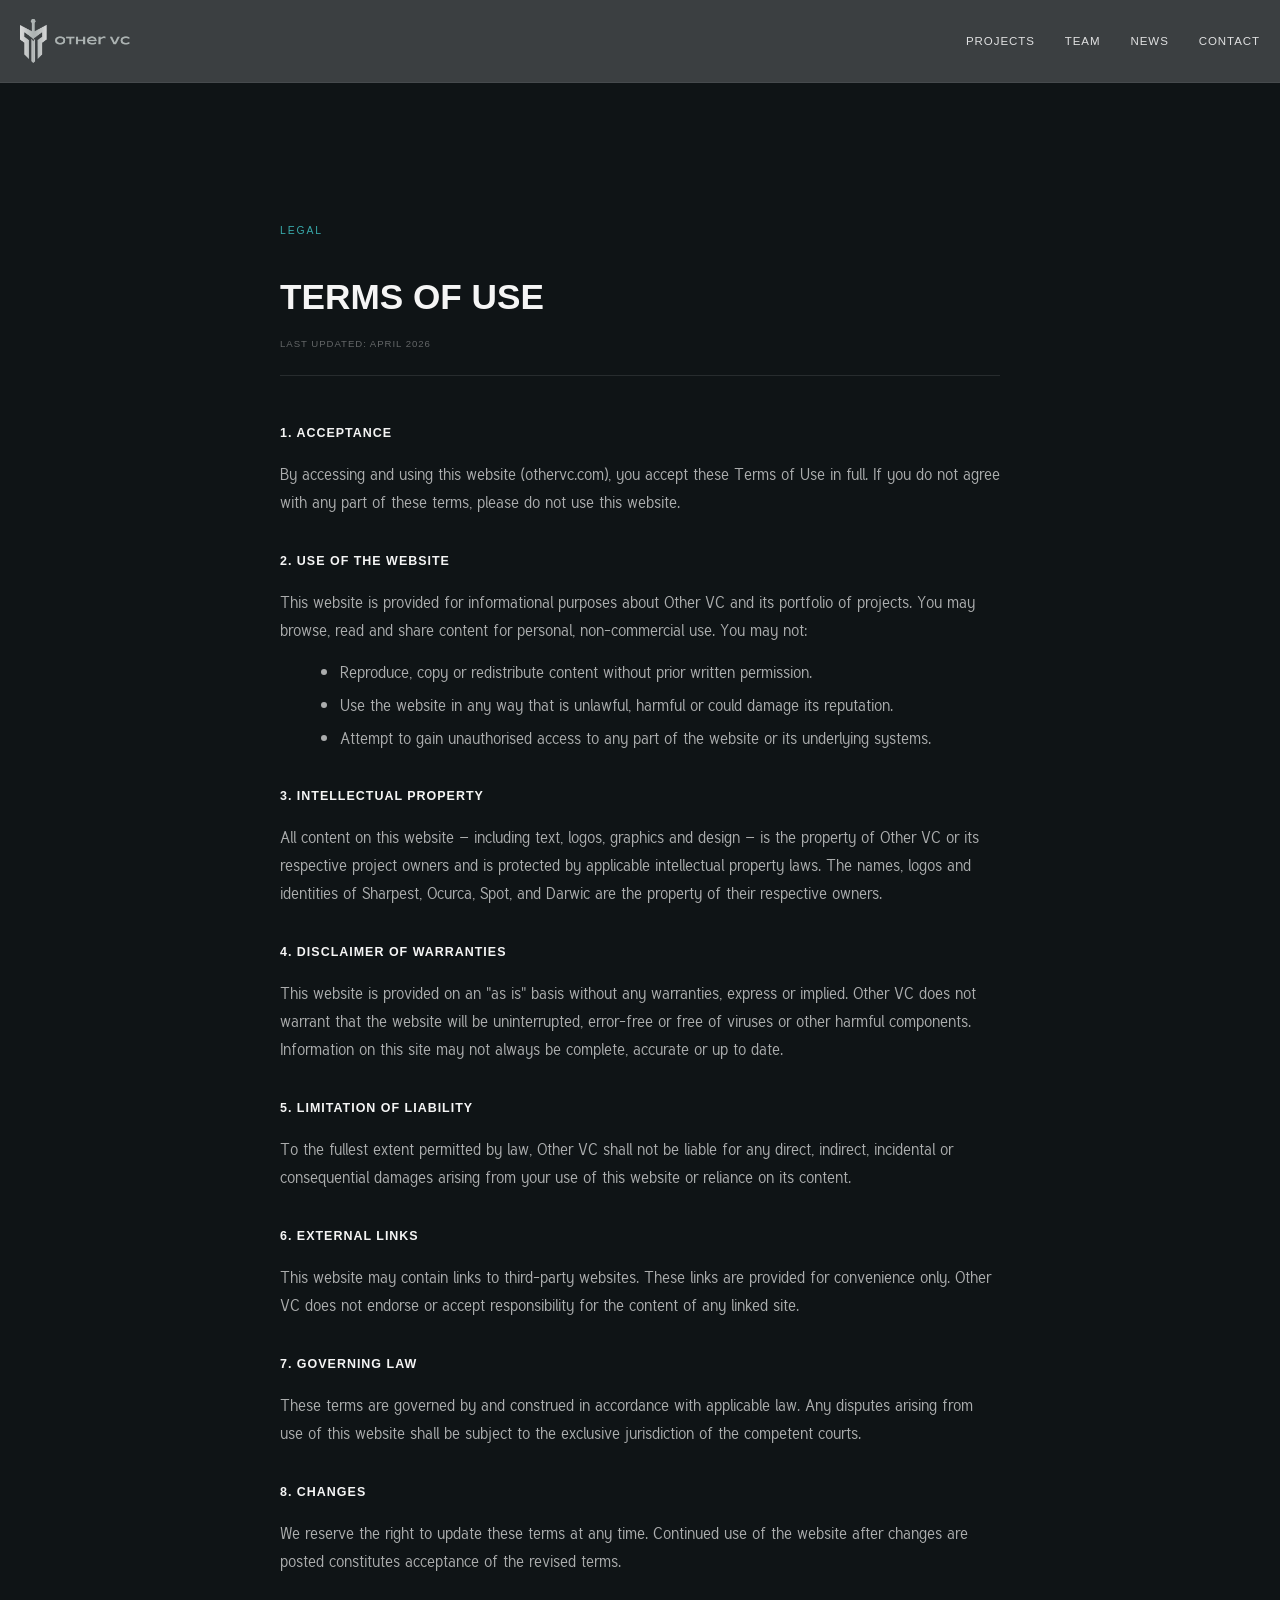
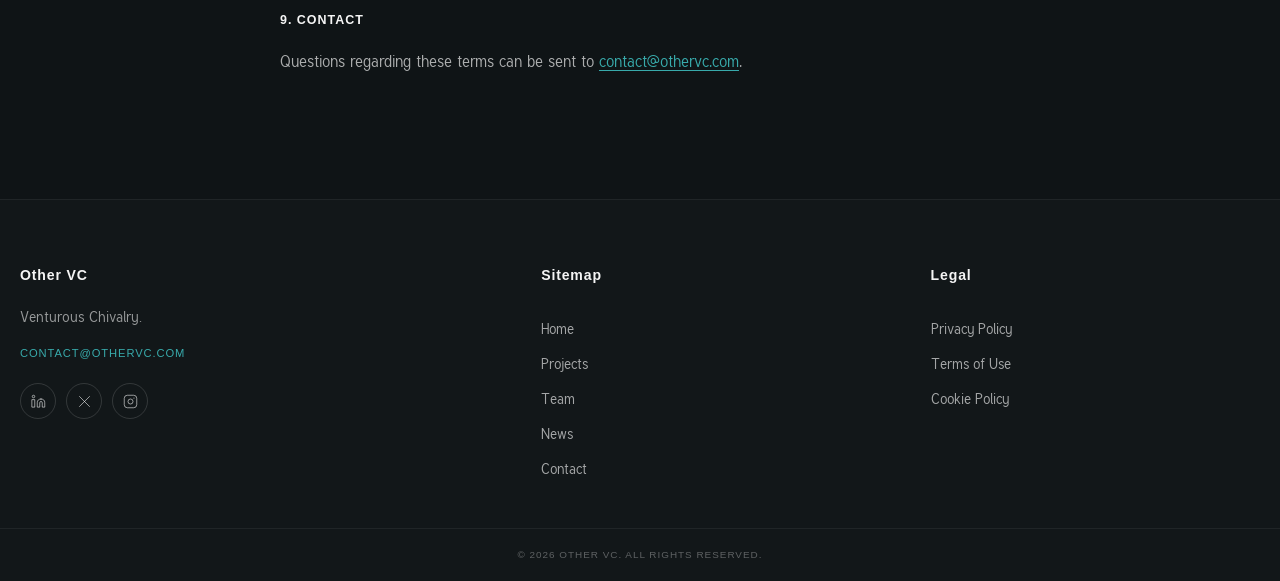
<file: terms-of-use.html>
<!DOCTYPE html>
<html lang="en">
<head>
  <meta charset="UTF-8" />
  <meta name="viewport" content="width=device-width, initial-scale=1.0" />
  <title>Other VC — Terms of Use</title>
  <link rel="preconnect" href="https://fonts.googleapis.com">
  <link rel="preconnect" href="https://fonts.gstatic.com" crossorigin>
  <link href="https://fonts.googleapis.com/css2?family=Syncopate:wght@400;700&family=Tuffy:wght@400;700&display=swap" rel="stylesheet">
  <link rel="icon" type="image/png" href="img/logomark%20grey.png">
  <link rel="stylesheet" href="css/style.css" />
</head>
<body class="page-legal">

  <header class="site-header">
    <div class="container nav">
      <a href="index.html" class="brand" aria-label="Other VC home">
        <img src="img/horizontal logo2 light.png" alt="Other VC logo" class="brand-logo-horizontal">
      </a>
      <nav class="nav-links" id="nav-links">
        <a href="projects.html">Projects</a>
        <a href="team.html">Team</a>
        <a href="news.html">News</a>
        <a href="contact.html">Contact</a>
      </nav>
      <button class="nav-burger" id="nav-burger" aria-label="Open menu">
        <svg class="icon-open" viewBox="0 0 24 24" fill="none"><line x1="3" y1="6" x2="21" y2="6" stroke="currentColor" stroke-width="1.8" stroke-linecap="round"/><line x1="3" y1="12" x2="21" y2="12" stroke="currentColor" stroke-width="1.8" stroke-linecap="round"/><line x1="3" y1="18" x2="21" y2="18" stroke="currentColor" stroke-width="1.8" stroke-linecap="round"/></svg>
        <svg class="icon-close" viewBox="0 0 24 24" fill="none"><line x1="5" y1="5" x2="19" y2="19" stroke="currentColor" stroke-width="1.8" stroke-linecap="round"/><line x1="19" y1="5" x2="5" y2="19" stroke="currentColor" stroke-width="1.8" stroke-linecap="round"/></svg>
      </button>
    </div>
  </header>

  <main>
    <section class="section section-light">
      <div class="container legal-wrap">
        <p class="legal-kicker">Legal</p>
        <h1 class="legal-title">Terms of Use</h1>
        <p class="legal-updated">Last updated: April 2026</p>

        <div class="legal-body">

          <h2>1. Acceptance</h2>
          <p>By accessing and using this website (othervc.com), you accept these Terms of Use in full. If you do not agree with any part of these terms, please do not use this website.</p>

          <h2>2. Use of the website</h2>
          <p>This website is provided for informational purposes about Other VC and its portfolio of projects. You may browse, read and share content for personal, non-commercial use. You may not:</p>
          <ul>
            <li>Reproduce, copy or redistribute content without prior written permission.</li>
            <li>Use the website in any way that is unlawful, harmful or could damage its reputation.</li>
            <li>Attempt to gain unauthorised access to any part of the website or its underlying systems.</li>
          </ul>

          <h2>3. Intellectual property</h2>
          <p>All content on this website — including text, logos, graphics and design — is the property of Other VC or its respective project owners and is protected by applicable intellectual property laws. The names, logos and identities of Sharpest, Ocurca, Spot, and Darwic are the property of their respective owners.</p>

          <h2>4. Disclaimer of warranties</h2>
          <p>This website is provided on an "as is" basis without any warranties, express or implied. Other VC does not warrant that the website will be uninterrupted, error-free or free of viruses or other harmful components. Information on this site may not always be complete, accurate or up to date.</p>

          <h2>5. Limitation of liability</h2>
          <p>To the fullest extent permitted by law, Other VC shall not be liable for any direct, indirect, incidental or consequential damages arising from your use of this website or reliance on its content.</p>

          <h2>6. External links</h2>
          <p>This website may contain links to third-party websites. These links are provided for convenience only. Other VC does not endorse or accept responsibility for the content of any linked site.</p>

          <h2>7. Governing law</h2>
          <p>These terms are governed by and construed in accordance with applicable law. Any disputes arising from use of this website shall be subject to the exclusive jurisdiction of the competent courts.</p>

          <h2>8. Changes</h2>
          <p>We reserve the right to update these terms at any time. Continued use of the website after changes are posted constitutes acceptance of the revised terms.</p>

          <h2>9. Contact</h2>
          <p>Questions regarding these terms can be sent to <a href="mailto:contact@othervc.com">contact@othervc.com</a>.</p>

        </div>
      </div>
    </section>
  </main>

  <footer class="site-footer">
    <div class="container footer-top">
      <div class="footer-brand-col">
        <h3>Other VC</h3>
        <p class="footer-tagline">Venturous Chivalry.</p>
        <a href="mailto:contact@othervc.com" class="footer-email">contact@othervc.com</a>
        <div class="footer-social">
          <a href="#" aria-label="LinkedIn" class="footer-social-link">
            <svg viewBox="0 0 24 24" fill="none"><path d="M16 8a6 6 0 0 1 6 6v7h-4v-7a2 2 0 0 0-2-2 2 2 0 0 0-2 2v7h-4v-7a6 6 0 0 1 6-6z" stroke="currentColor" stroke-width="1.5" stroke-linecap="round" stroke-linejoin="round"/><rect x="2" y="9" width="4" height="12" stroke="currentColor" stroke-width="1.5" stroke-linecap="round" stroke-linejoin="round"/><circle cx="4" cy="4" r="2" stroke="currentColor" stroke-width="1.5"/></svg>
          </a>
          <a href="#" aria-label="X / Twitter" class="footer-social-link">
            <svg viewBox="0 0 24 24" fill="none"><path d="M4 4l16 16M4 20L20 4" stroke="currentColor" stroke-width="1.5" stroke-linecap="round"/></svg>
          </a>
          <a href="#" aria-label="Instagram" class="footer-social-link">
            <svg viewBox="0 0 24 24" fill="none"><rect x="2" y="2" width="20" height="20" rx="5" stroke="currentColor" stroke-width="1.5"/><circle cx="12" cy="12" r="4" stroke="currentColor" stroke-width="1.5"/><circle cx="17.5" cy="6.5" r="1" fill="currentColor"/></svg>
          </a>
        </div>
      </div>
      <div class="footer-links-col">
        <h4>Sitemap</h4>
        <a href="index.html">Home</a>
        <a href="projects.html">Projects</a>
        <a href="team.html">Team</a>
        <a href="news.html">News</a>
        <a href="contact.html">Contact</a>
      </div>
      <div class="footer-links-col">
        <h4>Legal</h4>
        <a href="privacy-policy.html">Privacy Policy</a>
        <a href="terms-of-use.html">Terms of Use</a>
        <a href="cookie-policy.html">Cookie Policy</a>
      </div>
    </div>
    <div class="footer-bottom">
      <div class="container footer-bottom-inner">
        <p>&copy; 2026 Other VC. All rights reserved.</p>
      </div>
    </div>
  </footer>

  <script src="js/script.js"></script>
</body>
</html>
</file>
<file: css/style.css>
:root{
  --black:#0f1416;
  --black-soft:#171d20;
  --silver:#d9d9db;
  --silver-2:#c9ccd0;
  --white:#f5f5f5;
  --line-dark:rgba(15,20,22,.10);
  --text:#20282b;
  --muted:#5b666b;
  --accent:#38AAAB;

  --growbyte-bg:#9ec9ff;
  --instadeck-bg:#c8b5ff;
  --rainoc-bg:#8fd8cb;
  --sharpest-bg:#8fd8cb;
  --ocurca-bg:#efc88f;
  --est8-bg:#baa38d;
  --spot-bg:#baa38d;
  --darwic-bg:#8fcac2;

  --max:1280px;
  --shadow:0 20px 50px rgba(0,0,0,.12);
}

*{
  box-sizing:border-box;
}

html{
  scroll-behavior:smooth;
  background:var(--black);
}

body{
  margin:0;
  font-family:'Tuffy', serif;
  background:var(--silver);
  color:var(--text);
  line-height:1.6;
  overflow-x:hidden;
}

img{
  max-width:100%;
  display:block;
}

a{
  color:inherit;
  text-decoration:none;
}

.container{
  width:min(var(--max), calc(100% - 40px));
  margin:0 auto;
}

/* header */
.site-header{
  position:sticky;
  top:0;
  z-index:100;
  backdrop-filter:blur(10px);
  background:rgba(15,20,22,.78);
  border-bottom:1px solid rgba(255,255,255,.06);
}

.nav{
  min-height:82px;
  display:flex;
  align-items:center;
  justify-content:space-between;
  gap:24px;
}

.brand{
  display:flex;
  align-items:center;
}

.brand-logo-horizontal{
  height:44px;
  width:auto;
  object-fit:contain;
}

.nav-links{
  display:flex;
  gap:30px;
  align-items:center;
  font-family:'Syncopate', sans-serif;
  font-size:.72rem;
  letter-spacing:.08em;
  text-transform:uppercase;
  color:rgba(255,255,255,.84);
}

.nav-links a{
  position:relative;
  transition:color .22s ease, transform .22s ease;
}

.nav-links a::after{
  content:"";
  position:absolute;
  left:0;
  bottom:-8px;
  width:100%;
  height:1px;
  background:var(--accent);
  transform:scaleX(0);
  transform-origin:left;
  transition:transform .22s ease;
}

.nav-links a:hover{
  color:var(--white);
  transform:translateY(-1px);
}

.nav-links a:hover::after{
  transform:scaleX(1);
}

/* buttons */
.btn{
  display:inline-flex;
  align-items:center;
  justify-content:center;
  min-height:50px;
  padding:0 22px;
  border-radius:999px;
  border:1px solid transparent;
  font-family:'Syncopate', sans-serif;
  font-size:.72rem;
  text-transform:uppercase;
  letter-spacing:.08em;
  transition:.22s ease;
}

.btn:hover{
  transform:translateY(-2px);
}

.btn-primary{
  background:var(--white);
  color:var(--black);
}

.btn-primary:hover{
  background:var(--silver-2);
}

.btn-secondary{
  border-color:rgba(255,255,255,.20);
  color:var(--white);
  background:rgba(255,255,255,.04);
}

.btn-secondary:hover{
  background:rgba(255,255,255,.10);
}

.btn-dark{
  background:var(--black);
  color:var(--white);
}

.btn-dark:hover{
  background:var(--black-soft);
}

/* sections */
.section{
  padding:110px 0;
}

.section-light{
  background:var(--silver);
}

.section-dark{
  background:var(--black);
  color:var(--white);
}

.section-silver{
  background:#cfd2d6;
}

/* hero */
.hero{
  position:relative;
  overflow:hidden;
  display:flex;
  align-items:center;
}

.hero-home,
.hero-subpage{
  min-height:62vh;
  background:
    linear-gradient(rgba(15,20,22,.46), rgba(15,20,22,.60)),
    radial-gradient(circle at 20% 20%, rgba(255,255,255,.06), transparent 18%),
    linear-gradient(135deg, #20272b 0%, #181d20 48%, #2a3236 100%);
}

.page-home .hero-home{
  min-height:84vh;
}

.hero::before{
  content:"";
  position:absolute;
  inset:0;
  background:
    linear-gradient(115deg, transparent 0 18%, rgba(255,255,255,.06) 19%, transparent 20%),
    linear-gradient(160deg, transparent 0 60%, rgba(255,255,255,.04) 61%, transparent 62%);
  pointer-events:none;
}

.hero-overlay{
  position:absolute;
  inset:0;
  background:
    radial-gradient(circle at 80% 20%, rgba(255,255,255,.08), transparent 20%),
    linear-gradient(180deg, rgba(255,255,255,.04), transparent);
  pointer-events:none;
}

.hero-content{
  position:relative;
  z-index:1;
  max-width:1100px;
  padding:120px 0 100px;
  color:var(--white);
}

.hero-content-home{
  text-align:center;
  margin:0 auto;
}

.hero-content-left{
  text-align:left;
}

.hero-kicker{
  margin:0 0 18px;
  font-family:'Syncopate', sans-serif;
  font-size:.8rem;
  letter-spacing:.18em;
  text-transform:uppercase;
  color:rgba(255,255,255,.76);
}

.hero h1{
  margin:0 0 18px;
  font-family:'Syncopate', sans-serif;
  font-size:clamp(2.4rem, 5vw, 5rem);
  font-weight:700;
  line-height:1.08;
  letter-spacing:-.02em;
}

.hero-content-home h1{
  max-width:12ch;
  margin-left:auto;
  margin-right:auto;
}

.hero-content-left h1{
  max-width:11ch;
}

.hero-subtitle{
  font-size:clamp(1.15rem, 2vw, 1.8rem);
  color:rgba(255,255,255,.88);
}

.hero-content-home .hero-subtitle{
  max-width:900px;
  margin:0 auto;
}

.hero-content-left .hero-subtitle{
  max-width:820px;
}

.hero-actions{
  display:flex;
  justify-content:center;
  gap:14px;
  flex-wrap:wrap;
  margin-top:34px;
}

/* shared text sections */
.intro-grid,
.page-block-layout{
  display:grid;
  grid-template-columns:220px 1fr;
  gap:40px;
  align-items:start;
}

.intro-label,
.page-block-label{
  font-family:'Syncopate', sans-serif;
  font-size:.72rem;
  letter-spacing:.12em;
  text-transform:uppercase;
  color:var(--muted);
  padding-top:8px;
}

.section-dark .page-block-label{
  color:rgba(255,255,255,.70);
}

.intro-content h2,
.page-block-content h2,
.team-person-copy h2,
.news-placeholder-card h2,
.contact-page-card h2{
  margin:0 0 20px;
  font-family:'Syncopate', sans-serif;
  font-size:clamp(1.8rem, 3vw, 3.2rem);
  font-weight:700;
  line-height:1.12;
  letter-spacing:-.02em;
}

.intro-content p,
.page-block-content p,
.team-person-copy p,
.news-placeholder-card p,
.contact-page-card p{
  margin:0;
  max-width:980px;
  font-size:1.08rem;
  color:var(--muted);
}

.section-dark .page-block-content p{
  color:rgba(255,255,255,.78);
}

/* HOME BLOCKS: centrado y más espacio */
.page-block-content{
  max-width:980px;
}

.page-block-content h2{
  text-align:left;
}

.page-block-content p{
  text-align:left;
}

.page-block-link{
  display:flex;
  justify-content:flex-start;
  align-items:center;
  width:100%;
  margin-top:44px;
}

.page-block-link .btn{
  min-width:220px;
}

/* vision */
.two-panel-grid{
  display:grid;
  grid-template-columns:repeat(2, 1fr);
  gap:24px;
}

.panel-card{
  padding:30px;
  border-radius:28px;
}

.panel-card-dark{
  background:rgba(255,255,255,.05);
  border:1px solid rgba(255,255,255,.08);
}

.panel-kicker{
  display:inline-block;
  margin-bottom:14px;
  font-family:'Syncopate', sans-serif;
  font-size:.68rem;
  text-transform:uppercase;
  letter-spacing:.12em;
  color:var(--accent);
}

.panel-card h3{
  margin:0 0 12px;
  font-family:'Syncopate', sans-serif;
  color:var(--white);
  font-size:1.1rem;
}

.panel-card p{
  margin:0;
  color:rgba(255,255,255,.78);
}

.longform-grid{
  display:grid;
  grid-template-columns:repeat(3, 1fr);
  gap:20px;
}

.longform-card,
.news-placeholder-card,
.contact-page-card{
  padding:28px;
  border-radius:24px;
  background:rgba(255,255,255,.55);
  border:1px solid rgba(15,20,22,.08);
  box-shadow:var(--shadow);
}

.longform-card h3{
  margin:0 0 12px;
  font-family:'Syncopate', sans-serif;
  font-size:1rem;
  color:var(--black);
}

.longform-card p{
  margin:0;
  color:var(--muted);
}

/* portfolio */
.portfolio-area{
  padding:96px 0;
}

.portfolio-growbyte{ background:linear-gradient(135deg, var(--growbyte-bg) 0%, #d9ecff 100%); }
.portfolio-instadeck{ background:linear-gradient(135deg, var(--instadeck-bg) 0%, #ebe4ff 100%); }
.portfolio-rainoc,.portfolio-sharpest{ background:linear-gradient(135deg, var(--sharpest-bg) 0%, #dffaf4 100%); }
.portfolio-ocurca{ background:linear-gradient(135deg, var(--ocurca-bg) 0%, #fff1dc 100%); }
.portfolio-est8,.portfolio-spot{ background:linear-gradient(135deg, var(--spot-bg) 0%, #efe2d5 100%); }
.portfolio-darwic{ background:linear-gradient(135deg, var(--darwic-bg) 0%, #e1f7f4 100%); }

.project-row{
  display:grid;
  grid-template-columns:320px 1fr;
  gap:38px;
  align-items:center;
}

.project-logo-wrap{
  display:flex;
  align-items:center;
  justify-content:center;
  min-height:220px;
  padding:20px;
  border-radius:28px;
  background:rgba(255,255,255,.42);
  border:1px solid rgba(15,20,22,.08);
  box-shadow:var(--shadow);
}

.project-logo{
  max-width:240px;
  max-height:120px;
  width:auto;
  height:auto;
  object-fit:contain;
}

.project-copy-wrap{
  padding:10px 0;
}

.project-tag{
  display:inline-flex;
  min-height:34px;
  align-items:center;
  padding:0 14px;
  border-radius:999px;
  border:1px solid rgba(15,20,22,.14);
  font-family:'Syncopate', sans-serif;
  font-size:.66rem;
  letter-spacing:.08em;
  text-transform:uppercase;
  color:var(--black);
  margin-bottom:18px;
  background:rgba(255,255,255,.36);
}

.project-copy-wrap h2{
  margin:0 0 14px;
  font-family:'Syncopate', sans-serif;
  font-size:clamp(1.8rem, 4vw, 3.8rem);
  line-height:1.08;
  color:var(--black);
}

.project-lead{
  font-size:1.16rem;
  color:var(--text);
  margin:0 0 14px;
}

.project-copy-wrap p{
  margin:0 0 14px;
  color:rgba(32,40,43,.84);
  font-size:1.03rem;
}

/* team */
.team-single-wrap,
.news-placeholder-wrap,
.contact-page-wrap{
  max-width:980px;
  margin:0 auto;
}

.team-person-card{
  display:grid;
  grid-template-columns:200px 1fr;
  gap:28px;
  align-items:center;
  padding:28px;
  border-radius:24px;
  background:rgba(255,255,255,.55);
  border:1px solid rgba(15,20,22,.08);
  box-shadow:var(--shadow);
}

.team-person-image-wrap{
  height:260px;
  border-radius:22px;
  overflow:hidden;
  background:linear-gradient(180deg, #c8ccce, #dde0e2);
  border:1px solid rgba(15,20,22,.08);
}

.team-person-image{
  width:100%;
  height:100%;
  object-fit:cover;
  object-position:top center;
  display:block;
}

.team-single-meta,
.news-placeholder-meta,
.contact-page-meta{
  display:inline-block;
  margin-bottom:14px;
  font-family:'Syncopate', sans-serif;
  font-size:.68rem;
  letter-spacing:.12em;
  text-transform:uppercase;
  color:var(--accent);
}

/* footer */
.site-footer{
  background:rgba(15,20,22,.98);
  border-top:1px solid rgba(255,255,255,.06);
}

.footer-top{
  display:grid;
  grid-template-columns:1.4fr 1fr 1fr;
  gap:60px;
  align-items:start;
  padding:64px 0 48px;
}

.footer-brand-col h3,
.footer-links-col h4{
  margin:0 0 18px;
  font-family:'Syncopate', sans-serif;
  font-size:.88rem;
  color:var(--white);
  letter-spacing:.06em;
}

.footer-tagline{
  margin:0 0 10px;
  color:rgba(255,255,255,.56);
  font-size:.92rem;
}

.footer-email{
  display:inline-block;
  margin-bottom:20px;
  color:var(--accent);
  font-family:'Syncopate', sans-serif;
  font-size:.7rem;
  letter-spacing:.08em;
  text-transform:uppercase;
  transition:opacity .2s ease;
}

.footer-email:hover{
  opacity:.75;
}

.footer-social{
  display:flex;
  gap:10px;
}

.footer-social-link{
  width:36px;
  height:36px;
  border-radius:50%;
  border:1px solid rgba(255,255,255,.14);
  display:flex;
  align-items:center;
  justify-content:center;
  color:rgba(255,255,255,.6);
  transition:color .2s ease, border-color .2s ease, background .2s ease;
}

.footer-social-link:hover{
  color:var(--white);
  border-color:rgba(255,255,255,.4);
  background:rgba(255,255,255,.06);
}

.footer-social-link svg{
  width:15px;
  height:15px;
}

.footer-links-col{
  display:flex;
  flex-direction:column;
  gap:12px;
}

.footer-links-col a{
  color:rgba(255,255,255,.62);
  font-size:.9rem;
  transition:color .2s ease, transform .2s ease;
}

.footer-links-col a:hover{
  color:var(--white);
  transform:translateX(3px);
}

.footer-bottom{
  border-top:1px solid rgba(255,255,255,.06);
  padding:18px 0;
}

.footer-bottom-inner{
  display:flex;
  align-items:center;
  justify-content:center;
}

.footer-bottom p{
  margin:0;
  font-family:'Syncopate', sans-serif;
  font-size:.62rem;
  letter-spacing:.1em;
  text-transform:uppercase;
  color:rgba(255,255,255,.32);
}

/* responsive */
@media (max-width: 1080px){
  .intro-grid,
  .page-block-layout,
  .project-row,
  .team-person-card,
  .footer-top{
    grid-template-columns:1fr;
  }

  .two-panel-grid,
  .longform-grid{
    grid-template-columns:repeat(2, 1fr);
  }

  .page-block-label{
    padding-top:0;
  }

  .page-block-content{
    text-align:left;
  }
}

/* ── Burger button ── */
.nav-burger{
  display:none;
  background:none;
  border:1px solid rgba(255,255,255,.18);
  border-radius:8px;
  padding:8px 9px;
  cursor:pointer;
  color:var(--white);
  align-items:center;
  justify-content:center;
  flex-shrink:0;
  transition:border-color .2s;
}
.nav-burger:hover{ border-color:rgba(255,255,255,.4); }
.nav-burger svg{ width:20px; height:20px; display:block; }
.nav-burger .icon-close{ display:none; }
.nav-burger.active .icon-open{ display:none; }
.nav-burger.active .icon-close{ display:block; }

/* ── Mobile nav overlay (appended to body by JS) ── */
.mobile-nav-overlay{
  display:none;
  position:fixed;
  top:83px;
  left:0;
  right:0;
  bottom:0;
  z-index:9999;
  background:rgba(15,20,22,.98);
  flex-direction:column;
  padding:8px 0 40px;
  overflow-y:auto;
}
.mobile-nav-overlay.open{ display:flex; }
.mobile-nav-overlay a{
  display:block;
  font-family:'Syncopate', sans-serif;
  font-size:.9rem;
  letter-spacing:.1em;
  text-transform:uppercase;
  color:rgba(255,255,255,.75);
  padding:22px 28px;
  border-bottom:1px solid rgba(255,255,255,.07);
  text-decoration:none;
  transition:color .2s;
}
.mobile-nav-overlay a:hover{ color:var(--white); }

@media (max-width: 760px){
  .nav-burger{ display:flex; }
  .nav-links{ display:none; }

  .brand-logo-horizontal{
    height:38px;
  }

  .hero-home,
  .hero-subpage{
    min-height:auto;
  }

  .hero-content{
    padding:90px 0 80px;
  }

  .hero-content-home h1,
  .hero-content-left h1{
    max-width:none;
  }

  .section,
  .portfolio-area{
    padding:76px 0;
  }

  .two-panel-grid,
  .longform-grid{
    grid-template-columns:1fr;
  }

  .longform-card,
  .project-logo-wrap,
  .team-person-card,
  .news-placeholder-card,
  .contact-page-card{
    padding:24px;
  }

  .project-logo{
    max-width:200px;
    max-height:100px;
  }

  .team-person-image-wrap{
    height:260px;
  }

  .footer-brand-col,
  .footer-links-col{
    text-align:center;
    align-items:center;
  }
  .footer-social{
    justify-content:center;
  }

  .footer-brand-col p{
    max-width:none;
  }

  .page-block-link{
    margin-top:34px;
  }

  .page-block-link .btn{
    width:100%;
    max-width:280px;
  }
}

/* =============================================
   SCROLL ANIMATIONS — varied
   ============================================= */
.anim-fade-up{
  opacity:0;
  transform:translateY(32px);
  transition:opacity .6s ease, transform .6s ease;
}
.anim-fade-left{
  opacity:0;
  transform:translateX(-36px);
  transition:opacity .6s ease, transform .6s ease;
}
.anim-fade-right{
  opacity:0;
  transform:translateX(36px);
  transition:opacity .6s ease, transform .6s ease;
}
.anim-scale{
  opacity:0;
  transform:scale(.94);
  transition:opacity .55s ease, transform .55s ease;
}
.anim-fade-down{
  opacity:0;
  transform:translateY(-18px);
  transition:opacity .5s ease, transform .5s ease;
}

.anim-fade-up.in-view,
.anim-fade-left.in-view,
.anim-fade-right.in-view,
.anim-fade-down.in-view{
  opacity:1;
  transform:translate(0,0);
}
.anim-scale.in-view{
  opacity:1;
  transform:scale(1);
}

/* =============================================
   LOGO MARQUEE
   ============================================= */
.logo-marquee{
  background:var(--black);
  overflow:hidden;
  padding:18px 0;
  border-top:1px solid rgba(255,255,255,.06);
}

.marquee-track{
  display:flex;
  align-items:center;
  gap:0;
  width:max-content;
  will-change:transform;
  animation:marquee-scroll 40s linear infinite;
}
@media(prefers-reduced-motion:reduce){
  .marquee-track{ animation:none; }
}

.marquee-item{
  font-family:'Syncopate', sans-serif;
  font-size:.72rem;
  letter-spacing:.16em;
  text-transform:uppercase;
  color:rgba(255,255,255,.55);
  padding:0 28px;
  transition:color .2s;
  white-space:nowrap;
}

.marquee-item:hover{
  color:var(--white);
}

.marquee-sep{
  color:rgba(255,255,255,.2);
  font-size:.9rem;
}

@keyframes marquee-scroll{
  0%  { transform:translateX(0); }
  100%{ transform:translateX(-50%); }
}

/* =============================================
   VISION PAGE — NEW LAYOUT
   ============================================= */
.vision-label{
  font-family:'Syncopate', sans-serif;
  font-size:.7rem;
  letter-spacing:.14em;
  text-transform:uppercase;
  color:var(--accent);
  margin:0 0 14px;
}

/* Split section */
.vision-split{
  display:grid;
  grid-template-columns:1fr 280px;
  gap:80px;
  align-items:center;
}

.vision-split-text h2{
  margin:0 0 20px;
  font-family:'Syncopate', sans-serif;
  font-size:clamp(1.6rem, 2.8vw, 2.8rem);
  font-weight:700;
  line-height:1.1;
  letter-spacing:-.02em;
}

.vision-split-text p{
  margin:0 0 16px;
  font-size:1.06rem;
  color:var(--muted);
  max-width:560px;
  line-height:1.7;
}

.vision-split-visual svg{
  width:100%;
  max-width:240px;
  height:auto;
  opacity:.7;
}

/* Pillars section */
.vision-pillars{
  display:grid;
  grid-template-columns:1fr 1px 1fr;
  gap:60px;
  align-items:start;
}

.vision-pillar-divider{
  background:rgba(255,255,255,.1);
  height:100%;
  min-height:200px;
}

.vision-pillar-number{
  font-family:'Syncopate', sans-serif;
  font-size:.65rem;
  letter-spacing:.2em;
  color:rgba(255,255,255,.3);
  margin-bottom:18px;
}

.vision-pillar-icon{
  margin-bottom:18px;
}

.vision-pillar-icon svg{
  width:48px;
  height:48px;
}

.vision-pillar h3{
  font-family:'Syncopate', sans-serif;
  font-size:1.1rem;
  color:var(--white);
  margin:0 0 14px;
}

.vision-pillar p{
  color:rgba(255,255,255,.72);
  font-size:1rem;
  line-height:1.7;
  margin:0;
}

/* Why section */
.vision-why{
  max-width:900px;
  margin:0 auto;
}

.vision-why-header{
  margin-bottom:36px;
}

.vision-why-header h2{
  margin:0;
  font-family:'Syncopate', sans-serif;
  font-size:clamp(1.6rem, 2.8vw, 2.6rem);
  font-weight:700;
  line-height:1.12;
  letter-spacing:-.02em;
}

.vision-why-body p{
  font-size:1.08rem;
  color:var(--muted);
  line-height:1.75;
  margin:0 0 18px;
  max-width:820px;
}

/* =============================================
   RESPONSIVE — vision + marquee
   ============================================= */
@media (max-width: 1080px){
  .vision-split{
    grid-template-columns:1fr;
    gap:40px;
  }
  .vision-split-visual{ display:none; }
  .vision-pillars{
    grid-template-columns:1fr;
    gap:40px;
  }
  .vision-pillar-divider{ display:none; }
}

@media (max-width: 760px){
  .marquee-item{ font-size:.62rem; padding:0 18px; }
}

/* header shadow on scroll */
.site-header.scrolled{
  box-shadow:0 4px 30px rgba(0,0,0,.28);
}

/* active nav link */
.nav-links a.nav-active{
  color:var(--white);
}

.nav-links a.nav-active::after{
  transform:scaleX(1);
}


/* =============================================
   HOME PAGE BLOCKS — ALTERNATING LAYOUT
   ============================================= */
.home-block-inner{
  display:grid;
  grid-template-columns:1fr 340px;
  gap:60px;
  align-items:center;
}

.home-block-reversed{
  grid-template-columns:340px 1fr;
}

.home-block-text .page-block-label{
  margin-bottom:18px;
}

.home-block-text h2{
  margin:0 0 18px;
  font-family:'Syncopate', sans-serif;
  font-size:clamp(1.8rem, 3vw, 3.2rem);
  font-weight:700;
  line-height:1.12;
  letter-spacing:-.02em;
}

.section-dark .home-block-text h2{
  color:var(--white);
}

.home-block-text p{
  margin:0;
  font-size:1.06rem;
  color:var(--muted);
  max-width:600px;
}

.section-dark .home-block-text p{
  color:rgba(255,255,255,.75);
}

.home-block-visual{
  display:flex;
  align-items:center;
  justify-content:center;
}

.home-block-visual svg{
  width:100%;
  max-width:220px;
  height:auto;
  opacity:.92;
  transition:transform .6s ease;
}

.home-block-visual:hover svg{
  transform:scale(1.06) rotate(3deg);
}

/* =============================================
   CTA SECTION
   ============================================= */
.cta-section{
  background:var(--black);
  padding:120px 0;
  text-align:center;
}

.cta-inner{
  max-width:760px;
  margin:0 auto;
}

.cta-kicker{
  margin:0 0 16px;
  font-family:'Syncopate', sans-serif;
  font-size:.78rem;
  letter-spacing:.18em;
  text-transform:uppercase;
  color:var(--accent);
}

.cta-heading{
  margin:0 0 20px;
  font-family:'Syncopate', sans-serif;
  font-size:clamp(2rem, 4vw, 4rem);
  font-weight:700;
  line-height:1.08;
  letter-spacing:-.02em;
  color:var(--white);
}

.cta-sub{
  margin:0 0 38px;
  font-size:1.1rem;
  color:rgba(255,255,255,.72);
  max-width:580px;
  margin-left:auto;
  margin-right:auto;
}

.cta-btn{
  font-size:.8rem;
  min-height:54px;
  padding:0 32px;
}

/* =============================================
   CONTACT PAGE REDESIGN
   ============================================= */
.hero-contact{
  position:relative;
  overflow:hidden;
}

.hero-rings{
  position:absolute;
  right:-80px;
  top:50%;
  transform:translateY(-50%);
  width:min(520px, 60vw);
  opacity:.55;
  pointer-events:none;
}

.hero-rings svg{
  width:100%;
  height:auto;
}

.contact-reasons-grid{
  display:grid;
  grid-template-columns:repeat(3, 1fr);
  gap:22px;
  margin-top:52px;
}

.contact-reason-card{
  padding:32px 28px;
  border-radius:22px;
  background:rgba(255,255,255,.6);
  border:1px solid rgba(15,20,22,.08);
  box-shadow:var(--shadow);
  transition:transform .25s ease, box-shadow .25s ease;
}

.contact-reason-card:hover{
  transform:translateY(-4px);
  box-shadow:0 28px 60px rgba(0,0,0,.14);
}

.contact-reason-icon{
  margin-bottom:18px;
}

.contact-reason-icon svg{
  width:48px;
  height:48px;
}

.contact-reason-card h3{
  margin:0 0 12px;
  font-family:'Syncopate', sans-serif;
  font-size:.9rem;
  color:var(--black);
  text-transform:uppercase;
  letter-spacing:.05em;
}

.contact-reason-card p{
  margin:0;
  color:var(--muted);
  font-size:1rem;
}

.contact-direct-wrap{
  display:grid;
  grid-template-columns:1fr 300px;
  gap:60px;
  align-items:center;
}

.contact-direct-copy{
  max-width:600px;
}

.contact-direct-copy h2{
  margin:0 0 18px;
  font-family:'Syncopate', sans-serif;
  font-size:clamp(1.8rem, 3vw, 3rem);
  font-weight:700;
  line-height:1.12;
  letter-spacing:-.02em;
  color:var(--white);
}

.contact-direct-copy p{
  margin:0 0 30px;
  color:rgba(255,255,255,.75);
  font-size:1.06rem;
}

.contact-page-meta{
  display:inline-block;
  margin-bottom:14px;
  font-family:'Syncopate', sans-serif;
  font-size:.68rem;
  letter-spacing:.12em;
  text-transform:uppercase;
  color:var(--accent);
}

.contact-email-btn{
  font-size:.78rem;
}

.contact-direct-visual{
  display:flex;
  align-items:center;
  justify-content:center;
}

.contact-direct-visual svg{
  width:100%;
  max-width:260px;
  height:auto;
  opacity:.85;
}

.contact-quote-section{
  text-align:center;
}

.contact-quote-wrap{
  max-width:720px;
  margin:0 auto;
}

.contact-quote{
  margin:0 0 16px;
  font-family:'Syncopate', sans-serif;
  font-size:clamp(1.3rem, 2.5vw, 2.2rem);
  font-weight:700;
  line-height:1.15;
  letter-spacing:-.01em;
  color:var(--black);
  font-style:normal;
}

.contact-quote-sub{
  margin:0;
  font-family:'Syncopate', sans-serif;
  font-size:.72rem;
  letter-spacing:.14em;
  text-transform:uppercase;
  color:var(--muted);
}

/* =============================================
   NEWS CAROUSEL
   ============================================= */
.news-carousel-header{
  display:flex;
  align-items:center;
  justify-content:space-between;
  margin-bottom:36px;
}

.news-carousel-controls{
  display:flex;
  gap:10px;
}

.news-btn{
  width:44px;
  height:44px;
  border-radius:50%;
  border:1px solid rgba(15,20,22,.18);
  background:rgba(255,255,255,.7);
  cursor:pointer;
  display:flex;
  align-items:center;
  justify-content:center;
  color:var(--black);
  transition:.22s ease;
}

.news-btn:hover:not(:disabled){
  background:var(--black);
  color:var(--white);
  border-color:var(--black);
}

.news-btn:disabled{
  opacity:.3;
  cursor:not-allowed;
}

.news-btn svg{
  width:18px;
  height:18px;
}

.news-grid{
  display:grid;
  grid-template-columns:repeat(3, 1fr);
  gap:22px;
}

.news-card{
  padding:30px 26px;
  border-radius:22px;
  background:rgba(255,255,255,.65);
  border:1px solid rgba(15,20,22,.08);
  box-shadow:var(--shadow);
  transition:transform .25s ease, box-shadow .25s ease;
}

.news-card:hover{
  transform:translateY(-4px);
  box-shadow:0 28px 60px rgba(0,0,0,.14);
}

.news-card-meta{
  display:flex;
  align-items:center;
  gap:10px;
  margin-bottom:14px;
}

.news-card-category{
  font-family:'Syncopate', sans-serif;
  font-size:.62rem;
  text-transform:uppercase;
  letter-spacing:.1em;
  color:var(--accent);
  background:rgba(56,170,171,.1);
  padding:3px 10px;
  border-radius:999px;
}

.news-card-date{
  font-family:'Syncopate', sans-serif;
  font-size:.62rem;
  text-transform:uppercase;
  letter-spacing:.08em;
  color:var(--muted);
}

.news-card-title{
  margin:0 0 12px;
  font-family:'Syncopate', sans-serif;
  font-size:.92rem;
  color:var(--black);
  line-height:1.3;
}

.news-card-excerpt{
  margin:0;
  color:var(--muted);
  font-size:.98rem;
}

.news-dots{
  display:flex;
  justify-content:center;
  gap:8px;
  margin-top:32px;
}

.news-dot{
  width:8px;
  height:8px;
  border-radius:50%;
  border:none;
  background:rgba(15,20,22,.18);
  cursor:pointer;
  transition:.2s ease;
  padding:0;
}

.news-dot.active{
  background:var(--accent);
  width:24px;
  border-radius:4px;
}

/* =============================================
   HOMEPAGE NEWS SECTION
   ============================================= */
.hp-news-section{
  padding:100px 0;
}

.hp-news-kicker{
  margin:0 0 8px;
  font-family:'Syncopate', sans-serif;
  font-size:.72rem;
  letter-spacing:.16em;
  text-transform:uppercase;
  color:var(--accent);
}

.hp-news-heading{
  margin:0;
  font-family:'Syncopate', sans-serif;
  font-size:clamp(1.5rem, 2.5vw, 2.4rem);
  font-weight:700;
  color:var(--white);
  line-height:1.1;
}

/* dark variant of news button */
.news-btn-dark{
  background:rgba(255,255,255,.08);
  border-color:rgba(255,255,255,.16);
  color:rgba(255,255,255,.8);
}

.news-btn-dark:hover:not(:disabled){
  background:var(--white);
  color:var(--black);
  border-color:var(--white);
}

/* dark variant of news card */
.news-card-dark{
  background:rgba(255,255,255,.06);
  border:1px solid rgba(255,255,255,.1);
  box-shadow:none;
}

.news-card-dark:hover{
  background:rgba(255,255,255,.10);
  box-shadow:none;
  transform:translateY(-3px);
}

.news-card-dark .news-card-title{
  color:var(--white);
}

.news-card-dark .news-card-excerpt{
  color:rgba(255,255,255,.65);
}

.news-card-dark .news-card-date{
  color:rgba(255,255,255,.45);
}

/* dark dots */
.hp-news-section .news-dot{
  background:rgba(255,255,255,.22);
}

.hp-news-section .news-dot.active{
  background:var(--accent);
}

/* =============================================
   RESPONSIVE ADDITIONS
   ============================================= */
@media (max-width: 1080px){
  .home-block-inner,
  .home-block-reversed{
    grid-template-columns:1fr;
  }

  .home-block-reversed .home-block-visual{
    order:-1;
  }

  .home-block-visual svg{
    max-width:140px;
  }

  .contact-reasons-grid,
  .news-grid{
    grid-template-columns:repeat(2, 1fr);
  }

  .contact-direct-wrap{
    grid-template-columns:1fr;
  }

  .contact-direct-visual{
    display:none;
  }

  .footer-top{
    grid-template-columns:1fr 1fr;
    gap:40px;
  }

  .footer-brand-col{
    grid-column:1 / -1;
  }
}

@media (max-width: 760px){
  .home-block-visual{
    display:none;
  }

  .contact-reasons-grid,
  .news-grid{
    grid-template-columns:1fr;
  }

  .footer-top{
    grid-template-columns:1fr;
  }

  .footer-brand-col{
    grid-column:auto;
  }

  .contact-hero-inner{
    flex-direction:column;
    gap:40px;
  }

  .contact-hero-h1{
    font-size:clamp(1.8rem, 8vw, 2.6rem);
  }

  .contact-email-big{
    font-size:clamp(1.4rem, 6vw, 2.2rem);
  }

  .news-article-row,
  .news-article-reversed{
    grid-template-columns:1fr !important;
  }

  .news-article-image-col{
    order:0 !important;
  }
}

/* =============================================
   CONTACT PAGE — NEW DESIGN
   ============================================= */

/* Hero */
.contact-hero{
  position:relative;
  overflow:hidden;
  background:var(--black);
  display:flex;
  align-items:center;
}

.contact-hero-deco{
  position:absolute;
  left:50%;
  top:50%;
  transform:translate(-50%, -50%);
  width:min(560px, 80vw);
  height:min(560px, 80vw);
  pointer-events:none;
  opacity:.35;
}

.contact-hero-inner{
  position:relative;
  z-index:1;
  display:flex;
  flex-direction:column;
  align-items:center;
  text-align:center;
  padding:90px 0 80px;
  width:100%;
  max-width:860px;
  margin:0 auto;
}

.contact-hero-text{
  width:100%;
}

.contact-hero-kicker{
  margin:0 0 20px;
  font-family:'Syncopate', sans-serif;
  font-size:.78rem;
  letter-spacing:.18em;
  text-transform:uppercase;
  color:var(--accent);
}

.contact-hero-h1{
  margin:0 0 24px;
  font-family:'Syncopate', sans-serif;
  font-size:clamp(2rem, 4vw, 3.8rem);
  font-weight:700;
  line-height:1.08;
  letter-spacing:-.025em;
  color:var(--white);
}

.contact-hero-accent{
  color:var(--accent);
}

.contact-hero-sub{
  margin:0 auto 36px;
  font-size:1.08rem;
  color:rgba(255,255,255,.72);
  max-width:520px;
  line-height:1.65;
}

.contact-hero-cta{
  display:inline-flex;
  align-items:center;
  gap:6px;
  min-height:54px;
  padding:0 32px;
  font-size:.78rem;
  margin-bottom:28px;
}

.contact-hero-email-block{
  text-align:center;
}

.contact-hero-email-label{
  margin:0 0 6px;
  font-family:'Syncopate', sans-serif;
  font-size:.62rem;
  letter-spacing:.14em;
  text-transform:uppercase;
  color:rgba(255,255,255,.4);
}

.contact-hero-email-address{
  display:block;
  font-family:'Syncopate', sans-serif;
  font-size:clamp(.85rem, 1.4vw, 1.1rem);
  font-weight:700;
  color:rgba(255,255,255,.75);
  letter-spacing:-.01em;
  transition:color .22s ease;
  margin-bottom:4px;
}

.contact-hero-email-address:hover{
  color:var(--accent);
}

.contact-hero-email-note{
  margin:0;
  font-size:.82rem;
  color:rgba(255,255,255,.32);
}

/* Accent band */
.contact-accent-band{
  background:var(--accent);
  padding:14px 0;
  overflow:hidden;
}

.contact-band-inner{
  display:flex;
  align-items:center;
  justify-content:center;
  gap:24px;
  font-family:'Syncopate', sans-serif;
  font-size:.7rem;
  letter-spacing:.1em;
  text-transform:uppercase;
  color:rgba(15,20,22,.75);
  white-space:nowrap;
}

.band-dot{
  color:rgba(15,20,22,.4);
  font-size:1.2rem;
}

/* Dark reason cards */
.contact-reason-dark{
  background:rgba(255,255,255,.05);
  border:1px solid rgba(255,255,255,.08);
}

.contact-reason-dark h3{
  color:var(--white);
}

.contact-reason-dark p{
  color:rgba(255,255,255,.68);
}

.contact-reason-dark:hover{
  background:rgba(255,255,255,.08);
  transform:translateY(-4px);
}

/* Big email CTA */
.contact-email-section{
  background:var(--silver);
  padding:110px 0;
  text-align:center;
}

.contact-email-inner{
  max-width:900px;
  margin:0 auto;
  display:flex;
  flex-direction:column;
  align-items:center;
  text-align:center;
}

.contact-email-overline{
  margin:0 0 20px;
  text-align:center;
  font-family:'Syncopate', sans-serif;
  font-size:.72rem;
  letter-spacing:.18em;
  text-transform:uppercase;
  color:var(--muted);
}

.contact-email-big{
  display:block;
  text-align:center;
  width:100%;
  font-family:'Syncopate', sans-serif;
  font-size:clamp(1.2rem, 3vw, 2.6rem);
  font-weight:700;
  letter-spacing:-.02em;
  color:var(--black);
  line-height:1;
  margin-bottom:24px;
  transition:color .22s ease;
  word-break:break-all;
}

.contact-email-big:hover{
  color:var(--accent);
}

.contact-email-tagline{
  margin:0;
  text-align:center;
  font-family:'Syncopate', sans-serif;
  font-size:.72rem;
  letter-spacing:.14em;
  text-transform:uppercase;
  color:var(--muted);
}

/* =============================================
   NEWS PAGE — ARTICLE LIST
   ============================================= */
.news-article-list{
  display:flex;
  flex-direction:column;
  gap:0;
}

.news-article-row{
  display:grid;
  grid-template-columns:420px 1fr;
  gap:0;
  border-radius:24px;
  overflow:hidden;
  border:1px solid rgba(15,20,22,.08);
  box-shadow:var(--shadow);
  margin-bottom:32px;
  background:rgba(255,255,255,.65);
  transition:transform .25s ease, box-shadow .25s ease;
}

.news-article-row:hover{
  transform:translateY(-4px);
  box-shadow:0 32px 64px rgba(0,0,0,.14);
}

.news-article-reversed{
  grid-template-columns:1fr 420px;
}

.news-article-reversed .news-article-image-col{
  order:2;
}

.news-article-reversed .news-article-copy-col{
  order:1;
}

.news-article-image-col{
  min-height:280px;
  overflow:hidden;
}

.news-article-photo{
  width:100%;
  height:100%;
  object-fit:cover;
  display:block;
}

.news-article-photo-placeholder{
  width:100%;
  height:100%;
  min-height:280px;
  display:flex;
  align-items:center;
  justify-content:center;
}

.news-article-photo-placeholder svg{
  width:80px;
  height:80px;
  opacity:.7;
}

.news-article-copy-col{
  padding:44px 40px;
  display:flex;
  flex-direction:column;
  justify-content:center;
}

.news-article-meta{
  display:flex;
  align-items:center;
  gap:12px;
  margin-bottom:18px;
}

.news-article-title{
  margin:0 0 16px;
  font-family:'Syncopate', sans-serif;
  font-size:clamp(1.1rem, 1.8vw, 1.6rem);
  font-weight:700;
  line-height:1.15;
  letter-spacing:-.01em;
  color:var(--black);
}

.news-article-excerpt{
  margin:0 0 28px;
  color:var(--muted);
  font-size:1.02rem;
  line-height:1.65;
  max-width:520px;
}

.news-article-btn{
  align-self:flex-start;
  font-size:.72rem;
  min-height:44px;
  padding:0 20px;
}

/* =============================================
   PORTFOLIO — PROJECT LINKS
   ============================================= */
.project-links{
  margin-top:22px;
  display:flex;
  gap:12px;
  flex-wrap:wrap;
}

.project-link-btn{
  font-size:.72rem;
  min-height:44px;
  padding:0 20px;
}

/* Responsive news article rows */
@media (max-width: 1080px){
  .news-article-row,
  .news-article-reversed{
    grid-template-columns:320px 1fr;
  }

  .news-article-reversed{
    grid-template-columns:1fr 320px;
  }
}

@media (max-width: 760px){
  .news-article-row,
  .news-article-reversed{
    grid-template-columns:1fr;
  }

  .news-article-reversed .news-article-image-col{
    order:0;
  }

  .news-article-reversed .news-article-copy-col{
    order:1;
  }

  .news-article-image-col{
    min-height:200px;
  }

  .news-article-copy-col{
    padding:28px 24px;
  }

  .contact-hero-inner{
    padding:70px 0 60px;
  }

  .contact-hero-email-block{
    text-align:left;
  }

  .contact-hero-deco{
    display:none;
  }

  .contact-email-big{
    font-size:clamp(1rem, 5vw, 1.8rem);
  }
}

/* =============================================
   CONTACT PAGE — BIG HERO STYLE
   ============================================= */
.contact-main-section{
  background:
    linear-gradient(rgba(15,20,22,.46), rgba(15,20,22,.60)),
    radial-gradient(circle at 20% 20%, rgba(255,255,255,.06), transparent 18%),
    linear-gradient(135deg, #20272b 0%, #181d20 48%, #2a3236 100%);
  padding:70px 0 60px;
  text-align:center;
  min-height:calc(100vh - 82px);
  display:flex;
  align-items:center;
  position:relative;
  overflow:hidden;
}

.contact-main-section::before{
  content:"";
  position:absolute;
  inset:0;
  background:
    radial-gradient(circle at 80% 20%, rgba(255,255,255,.08), transparent 20%),
    linear-gradient(160deg, transparent 0 60%, rgba(255,255,255,.04) 61%, transparent 62%);
  pointer-events:none;
}

.contact-diana{
  position:absolute;
  top:50%;
  left:50%;
  transform:translate(-50%, -50%);
  width:min(600px, 80vw);
  pointer-events:none;
  z-index:0;
}

.contact-diana svg{
  width:100%;
  height:auto;
}

.contact-main-inner{
  position:relative;
  z-index:1;
  display:flex;
  flex-direction:column;
  align-items:center;
}

.contact-main-kicker{
  font-family:'Syncopate', sans-serif;
  font-size:.72rem;
  letter-spacing:.18em;
  text-transform:uppercase;
  color:var(--accent);
  margin:0 0 14px;
}

.contact-main-heading{
  margin:0 0 20px;
  line-height:1;
  letter-spacing:-.02em;
}

.cmh-white{
  display:block;
  font-family:'Syncopate', sans-serif;
  font-size:clamp(2rem, 5.5vw, 5.5rem);
  font-weight:700;
  color:var(--white);
  text-transform:uppercase;
  line-height:0.95;
}

.cmh-accent{
  display:block;
  font-family:'Syncopate', sans-serif;
  font-size:clamp(2rem, 5.5vw, 5.5rem);
  font-weight:700;
  color:var(--accent);
  text-transform:uppercase;
  line-height:0.95;
}

.cmh-upper{
  font-family:'Syncopate', sans-serif !important;
  font-size:clamp(2rem, 5.5vw, 5.5rem) !important;
  text-transform:uppercase !important;
}

.cmh-script{
  display:block;
  font-family:'Tuffy', serif;
  font-size:clamp(2.2rem, 6vw, 6rem);
  font-weight:700;
  font-style:normal;
  color:var(--white);
  text-transform:none;
  letter-spacing:-.02em;
  line-height:1;
}

.contact-main-sub{
  margin:0 0 24px;
  color:rgba(255,255,255,.6);
  font-size:1rem;
  max-width:520px;
  line-height:1.6;
}

.contact-main-btn{
  font-size:.78rem;
  min-height:50px;
  padding:0 32px;
  margin-bottom:32px;
}

.contact-main-divider{
  width:1px;
  height:32px;
  background:rgba(255,255,255,.12);
  margin-bottom:16px;
}

.contact-main-label{
  font-family:'Syncopate', sans-serif;
  font-size:.6rem;
  letter-spacing:.2em;
  text-transform:uppercase;
  color:rgba(255,255,255,.35);
  margin:0 0 12px;
}

.contact-main-email{
  display:block;
  font-family:'Syncopate', sans-serif;
  font-size:clamp(1rem, 3vw, 2rem);
  font-weight:700;
  color:var(--white);
  letter-spacing:-.01em;
  transition:color .22s ease;
  margin-bottom:10px;
}

.contact-main-email:hover{
  color:var(--accent);
}

.contact-main-tagline{
  margin:0;
  font-size:.88rem;
  color:rgba(255,255,255,.35);
}

@media (max-width: 760px){
  .contact-main-section{
    padding:70px 0 60px;
    min-height:auto;
    overflow-x:hidden;
  }
  .cmh-white,
  .cmh-accent,
  .cmh-upper{
    font-size:clamp(1.6rem, 8vw, 3.5rem) !important;
    letter-spacing:.02em !important;
  }
  .cmh-script{
    font-size:clamp(1.7rem, 8.5vw, 4rem);
  }
}

/* =============================================
   LEGAL PAGES
   ============================================= */
.page-legal main .section{
  background:var(--black);
}

.legal-wrap{
  max-width:720px;
  padding-top:20px;
}

.legal-kicker{
  font-family:'Syncopate', sans-serif;
  font-size:.65rem;
  letter-spacing:.18em;
  text-transform:uppercase;
  color:var(--accent);
  margin-bottom:16px;
}

.legal-title{
  font-family:'Syncopate', sans-serif;
  font-size:clamp(1.4rem, 3vw, 2.2rem);
  font-weight:700;
  color:var(--white);
  text-transform:uppercase;
  margin-bottom:10px;
}

.legal-updated{
  font-family:'Syncopate', sans-serif;
  font-size:.6rem;
  letter-spacing:.1em;
  text-transform:uppercase;
  color:rgba(255,255,255,.35);
  margin-bottom:48px;
  padding-bottom:24px;
  border-bottom:1px solid rgba(255,255,255,.1);
}

.legal-body h2{
  font-family:'Syncopate', sans-serif;
  font-size:.78rem;
  font-weight:700;
  letter-spacing:.08em;
  text-transform:uppercase;
  color:var(--white);
  margin:36px 0 12px;
}

.legal-body h3{
  font-family:'Syncopate', sans-serif;
  font-size:.68rem;
  font-weight:400;
  letter-spacing:.08em;
  text-transform:uppercase;
  color:rgba(255,255,255,.5);
  margin:24px 0 8px;
}

.legal-body p{
  font-size:1rem;
  line-height:1.75;
  color:rgba(255,255,255,.65);
  margin-bottom:14px;
}

.legal-body ul{
  margin:0 0 14px 20px;
  display:flex;
  flex-direction:column;
  gap:6px;
}

.legal-body li{
  font-size:1rem;
  line-height:1.7;
  color:rgba(255,255,255,.65);
}

.legal-body a{
  color:var(--accent);
  text-decoration:underline;
  text-underline-offset:3px;
}

.legal-body code{
  font-family:monospace;
  font-size:.88em;
  background:rgba(255,255,255,.08);
  color:rgba(255,255,255,.8);
  padding:2px 6px;
  border-radius:4px;
}

/* =============================================
   AUTH MODAL
   ============================================= */
.auth-overlay{
  position:fixed;
  inset:0;
  background:rgba(0,0,0,.65);
  z-index:9999;
  display:none;
  align-items:center;
  justify-content:center;
  backdrop-filter:blur(6px);
}

.auth-overlay.open{
  display:flex;
}

.auth-box{
  background:var(--black);
  border:1px solid rgba(255,255,255,.10);
  border-radius:24px;
  padding:40px 36px;
  width:100%;
  max-width:380px;
  position:relative;
}

.auth-close{
  position:absolute;
  top:16px;
  right:18px;
  background:none;
  border:none;
  color:rgba(255,255,255,.4);
  font-size:1.2rem;
  cursor:pointer;
  line-height:1;
  padding:4px;
  transition:color .2s;
}
.auth-close:hover{ color:var(--white); }

.auth-title{
  font-family:'Syncopate', sans-serif;
  font-size:.8rem;
  font-weight:700;
  letter-spacing:.12em;
  text-transform:uppercase;
  color:var(--white);
  text-align:center;
  margin:0 0 24px;
}

.auth-tabs{
  display:flex;
  gap:0;
  border:1px solid rgba(255,255,255,.10);
  border-radius:999px;
  overflow:hidden;
  margin-bottom:28px;
}

.auth-tab{
  flex:1;
  padding:10px;
  border:none;
  background:transparent;
  color:rgba(255,255,255,.45);
  font-family:'Syncopate', sans-serif;
  font-size:.65rem;
  letter-spacing:.08em;
  text-transform:uppercase;
  cursor:pointer;
  transition:.2s;
  border-radius:999px;
}

.auth-tab.active{
  background:rgba(255,255,255,.10);
  color:var(--white);
}

.auth-form-group{
  margin-bottom:16px;
}

.auth-form-group label{
  display:block;
  font-family:'Syncopate', sans-serif;
  font-size:.6rem;
  letter-spacing:.1em;
  text-transform:uppercase;
  color:rgba(255,255,255,.45);
  margin-bottom:7px;
}

.auth-form-group input{
  width:100%;
  padding:13px 16px;
  border-radius:10px;
  border:1px solid rgba(255,255,255,.12);
  background:rgba(255,255,255,.05);
  color:var(--white);
  font-family:'Tuffy', serif;
  font-size:.95rem;
  outline:none;
  transition:border-color .2s;
  box-sizing:border-box;
}

.auth-form-group input:focus{
  border-color:var(--accent);
  background:rgba(255,255,255,.07);
}

.auth-error{
  font-size:.82rem;
  color:#e05c5c;
  margin:0 0 12px;
  min-height:18px;
}

.auth-submit{
  width:100%;
  padding:14px;
  border-radius:999px;
  border:none;
  background:var(--white);
  color:var(--black);
  font-family:'Syncopate', sans-serif;
  font-size:.72rem;
  letter-spacing:.08em;
  text-transform:uppercase;
  cursor:pointer;
  transition:background .2s;
  margin-top:4px;
}

.auth-submit:hover{ background:var(--silver); }

/* nav auth items */
.nav-auth-item{
  cursor:pointer;
}

.nav-login-btn{
  border:1px solid rgba(255,255,255,.18);
  border-radius:999px;
  padding:5px 14px !important;
  color:rgba(255,255,255,.7) !important;
  font-size:.64rem;
  transition:.22s ease;
}

.nav-login-btn:hover{
  background:rgba(255,255,255,.08);
  color:var(--white) !important;
  transform:none !important;
}

.nav-login-btn::after{ display:none !important; }

.nav-username{
  color:rgba(255,255,255,.5);
  font-size:.64rem;
  letter-spacing:.06em;
  pointer-events:none;
}

.nav-logout-btn{
  color:rgba(255,255,255,.38) !important;
  font-size:.64rem;
  transition:.22s ease;
}

.nav-logout-btn:hover{
  color:rgba(255,255,255,.75) !important;
  transform:none !important;
}

.nav-logout-btn::after{ display:none !important; }
</file>
